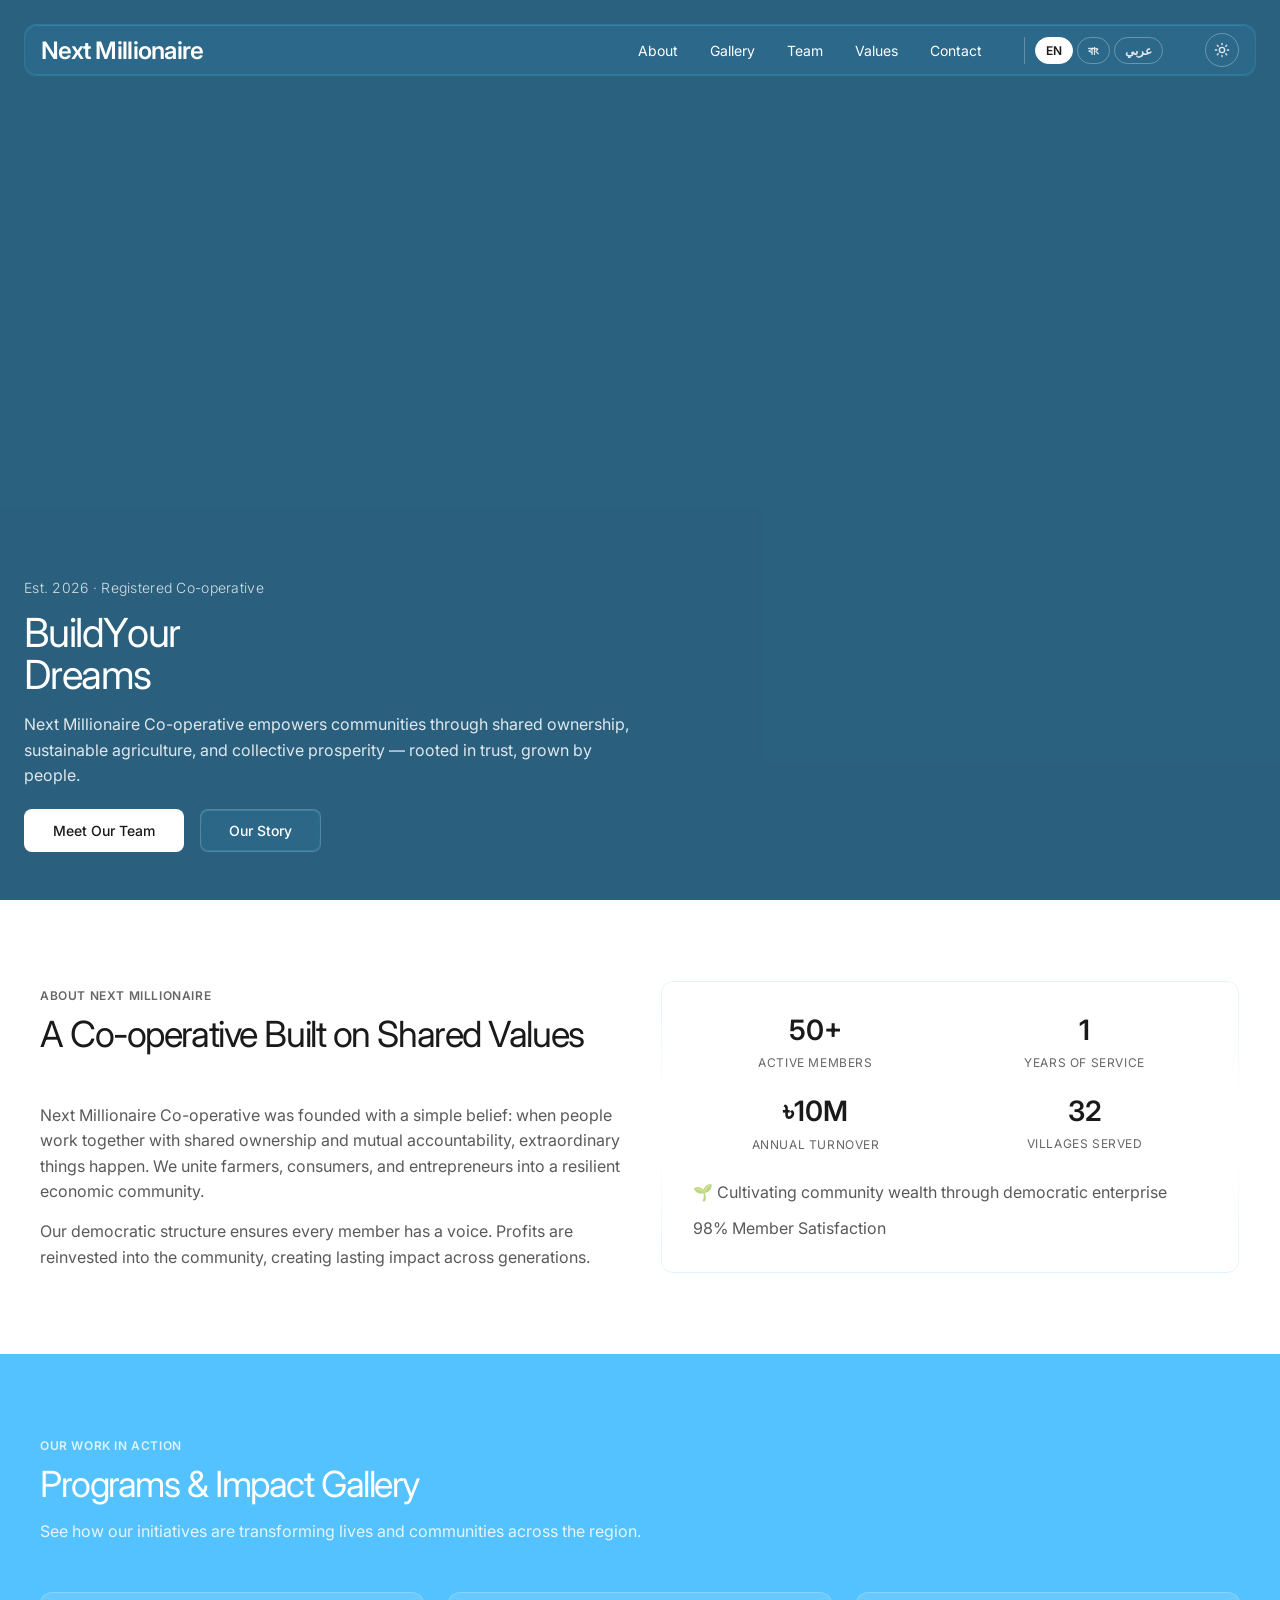
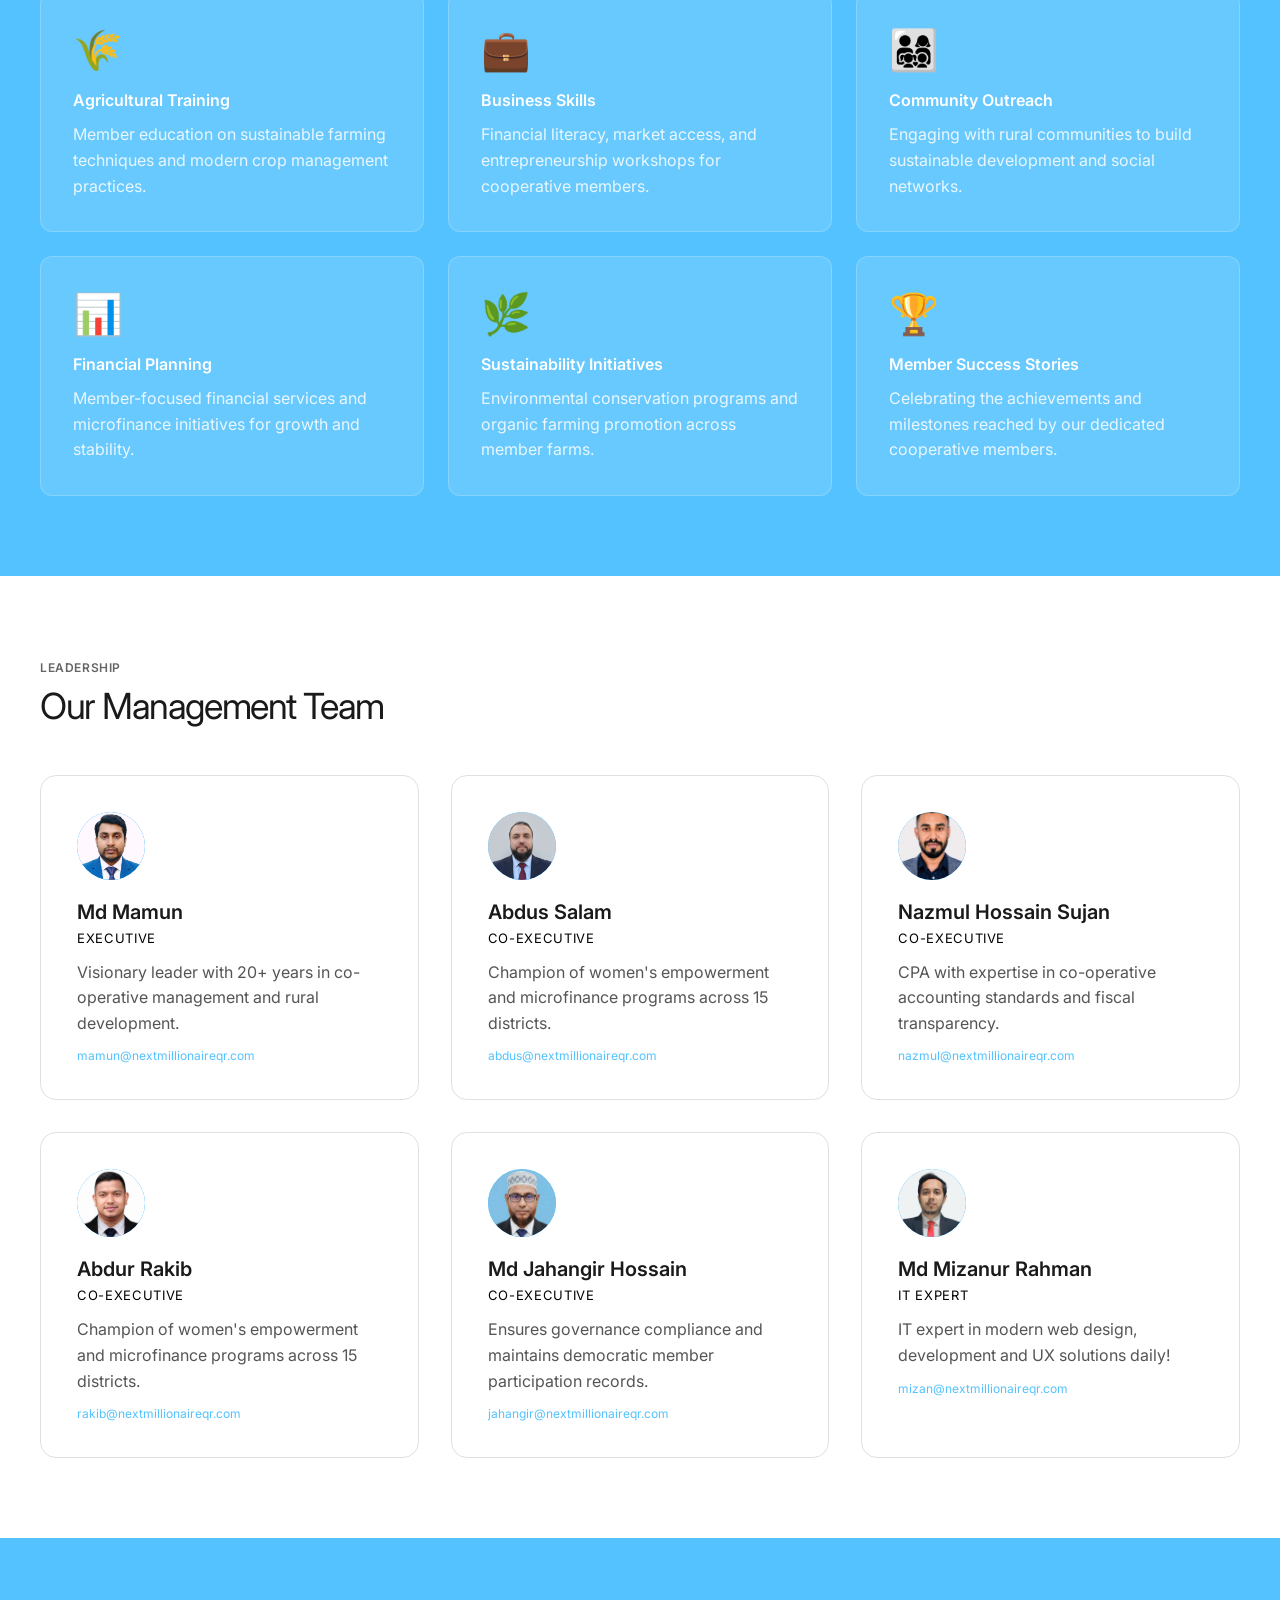
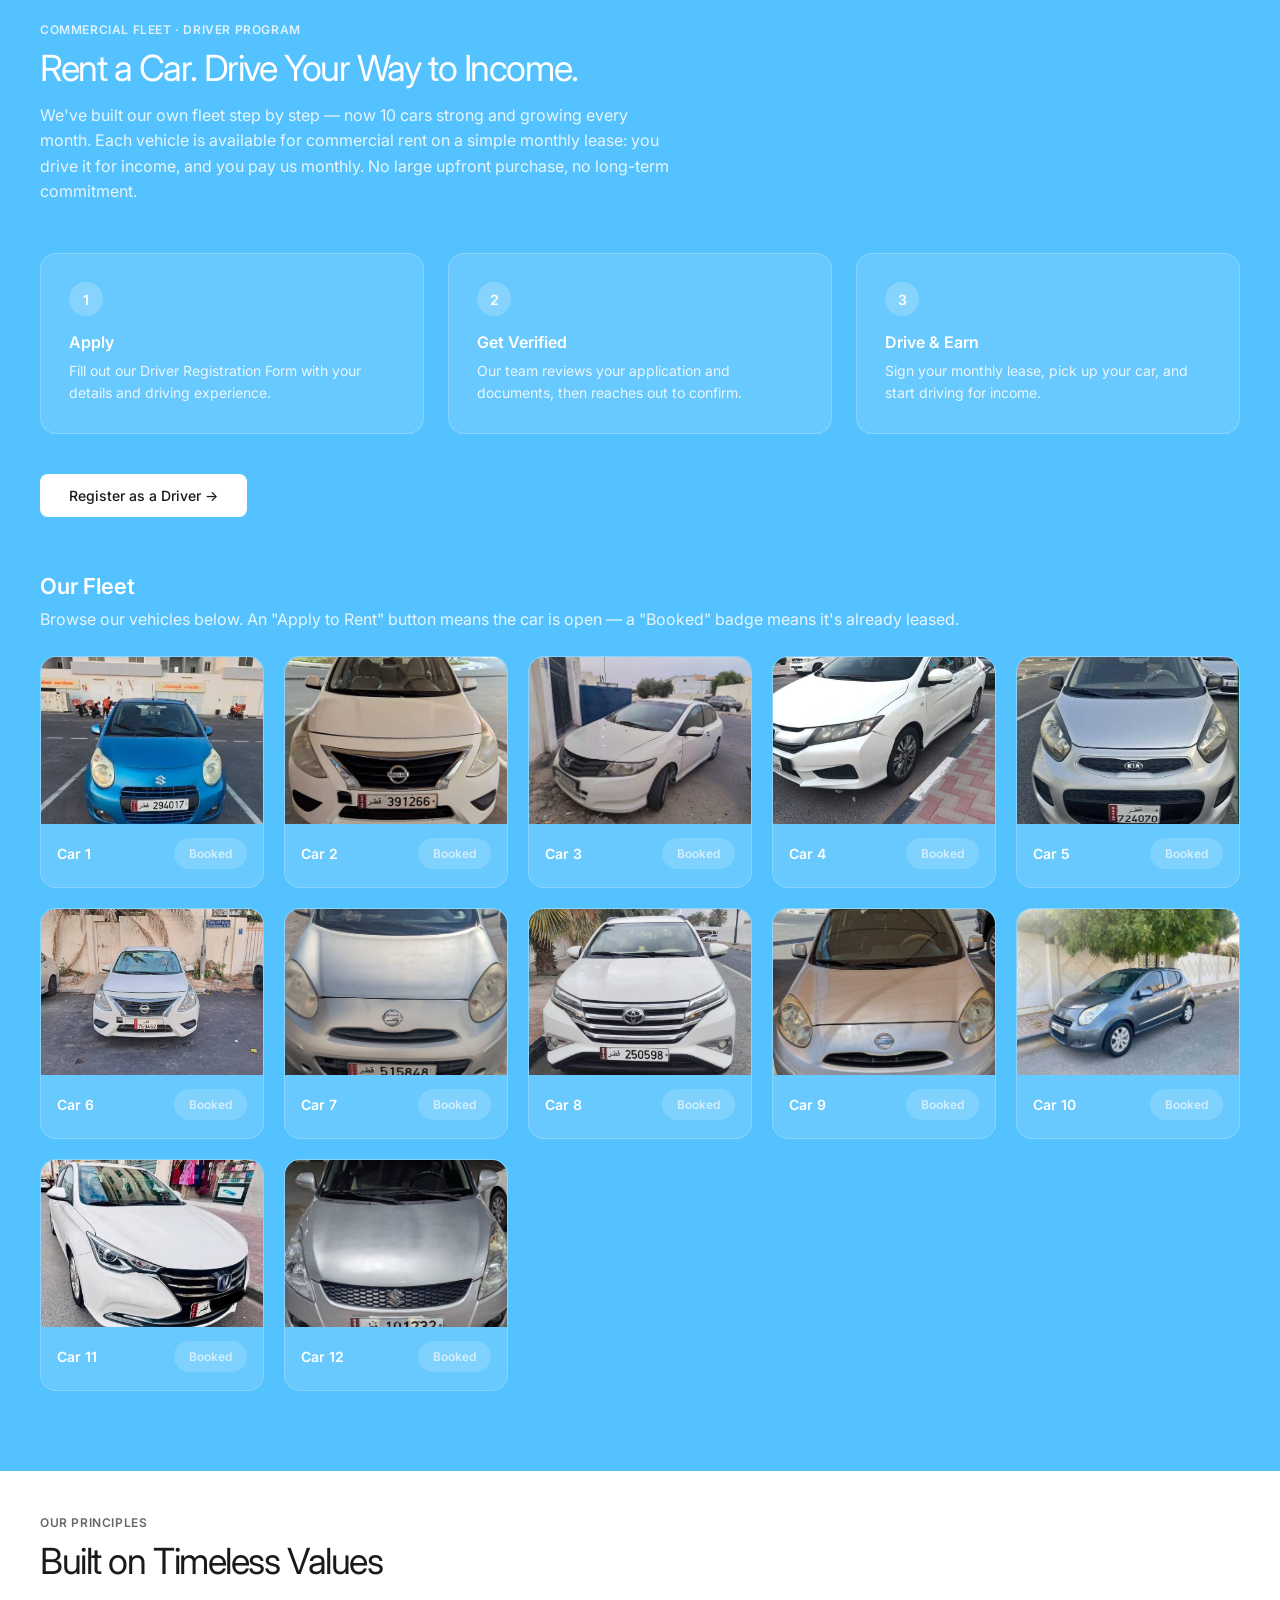
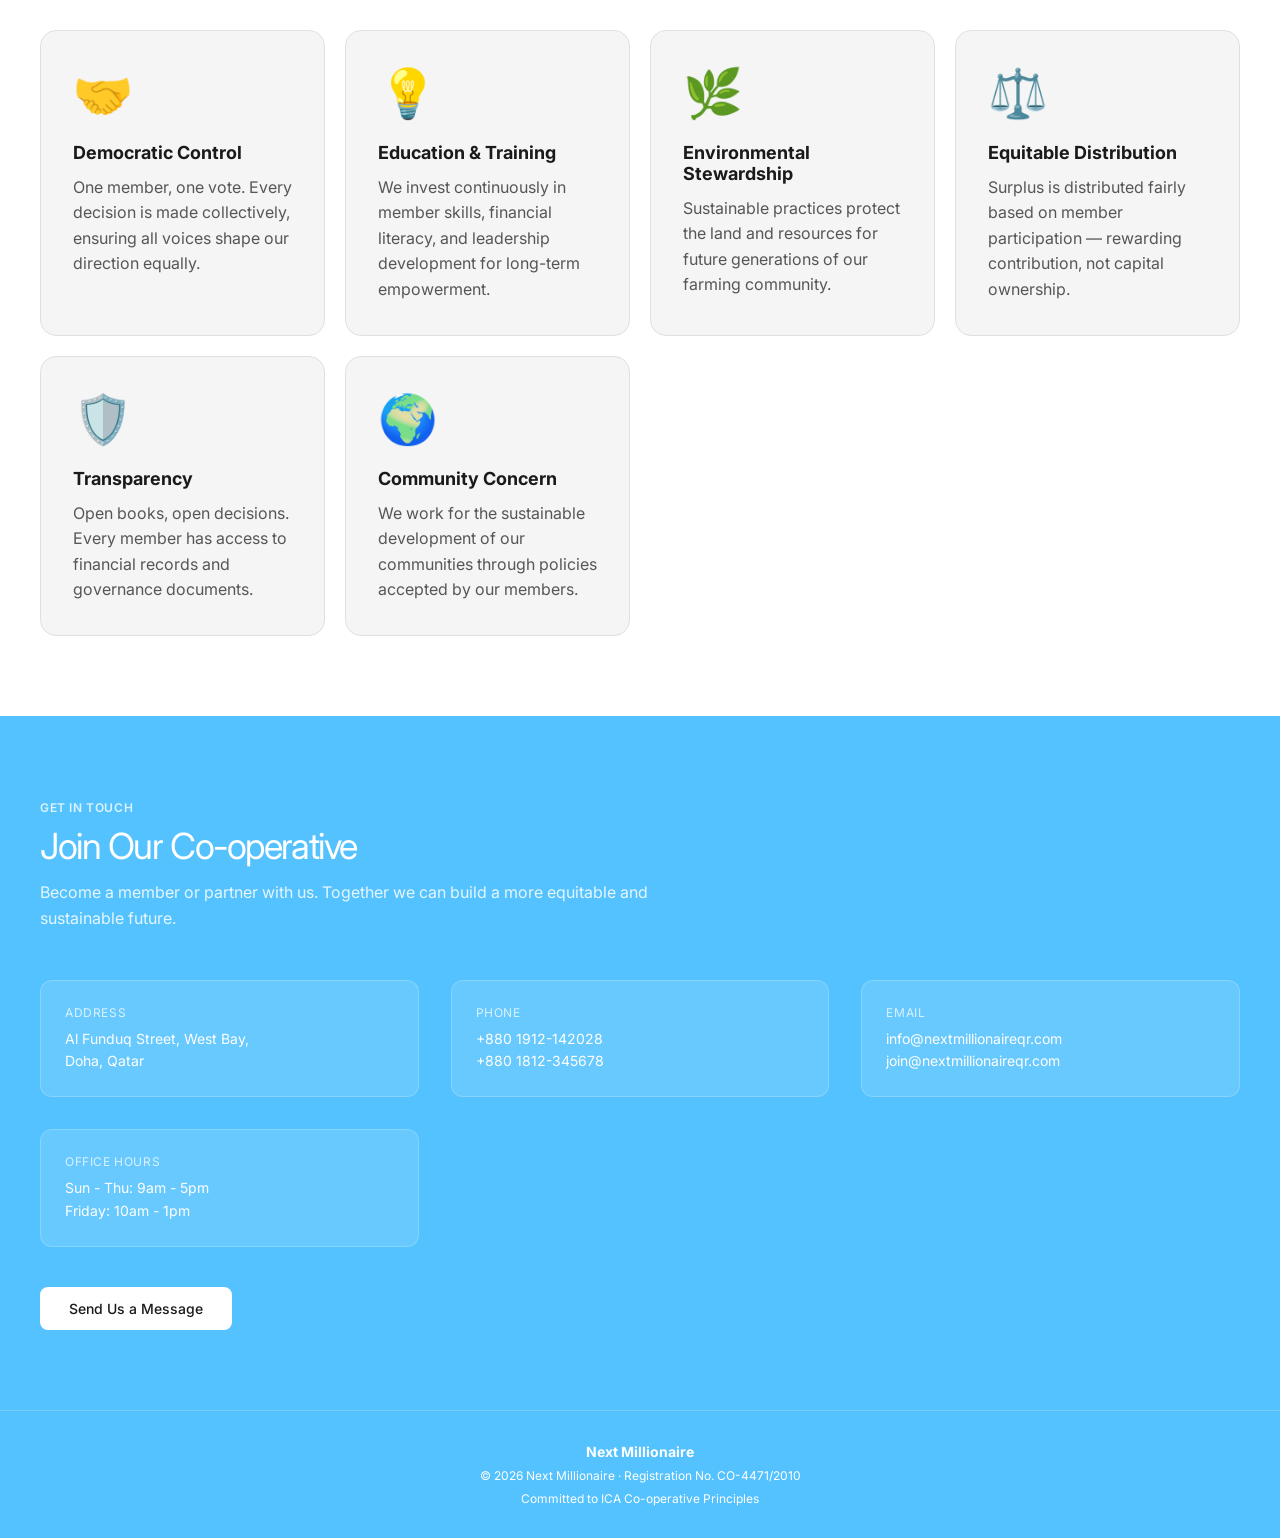
<file: index.html>
<!DOCTYPE html>
<html lang="en">
<head>
<script src="js/theme-init.js"></script>

  <meta charset="UTF-8" />
  <meta name="viewport" content="width=device-width, initial-scale=1.0" />
  <title>Next Millionaire | Build Your Dreams</title>

  <!-- Favicons -->
  <link rel="icon" type="image/x-icon" href="images/favicon.ico">
  <link rel="icon" type="image/png" sizes="16x16" href="images/favicon-16x16.png">
  <link rel="icon" type="image/png" sizes="32x32" href="images/favicon-32x32.png">
  <link rel="apple-touch-icon" sizes="180x180" href="images/apple-touch-icon.png">
  <link rel="icon" type="image/png" sizes="192x192" href="images/android-chrome-192x192.png">
  <link rel="icon" type="image/png" sizes="512x512" href="images/android-chrome-512x512.png">

  <link rel="preconnect" href="https://fonts.googleapis.com">
  <link rel="preconnect" href="https://fonts.gstatic.com" crossorigin>
  <link href="https://fonts.googleapis.com/css2?family=Inter:wght@300;400;500;600&family=Hind+Siliguri:wght@400;500;600;700&family=Markazi+Text:wght@400;500;600;700&display=swap" rel="stylesheet">

  
  <link rel="stylesheet" href="css/styles.css">
</head>
<body>
  <section class="hero">
    <!-- Background Video - REPLACE 'video.mp4' WITH YOUR VIDEO FILE -->
    <video class="bg-video" autoplay muted loop playsinline>
      <source src="https://d8j0ntlcm91z4.cloudfront.net/user_38xzZboKViGWJOttwIXH07lWA1P/hf_20260403_050628_c4e32401-fab4-4a27-b7a8-6e9291cd5959.mp4" type="video/mp4">
    </video>
    <!-- Overlay for better text readability -->
    <div style="position: absolute; inset: 0; background: rgba(0, 0, 0, 0.5); z-index: 1;"></div>
    <div class="hero-content">
      <div class="nav-wrap">
        <nav class="navbar liquid-glass">
          <a href="index.html" class="logo">Next Millionaire</a>
          <div class="nav-links">
            <a href="about.html" data-i18n="nav.about">About</a>
            <a href="gallery.html" data-i18n="nav.gallery">Gallery</a>
            <a href="team.html" data-i18n="nav.team">Team</a>
            <a href="values.html" data-i18n="nav.values">Values</a>
            <a href="contact.html" data-i18n="nav.contact">Contact</a>
            <div class="lang-switch"><button data-lang-btn="en" class="active">EN</button><button data-lang-btn="bn">বাং</button><button data-lang-btn="ar">عربي</button></div><button class="theme-toggle" type="button" aria-label="Toggle dark mode" title="Toggle dark mode"><svg class="icon-sun" viewBox="0 0 24 24" fill="none" stroke="currentColor" stroke-width="2" stroke-linecap="round" stroke-linejoin="round"><circle cx="12" cy="12" r="4"></circle><path d="M12 2v2M12 20v2M4.93 4.93l1.41 1.41M17.66 17.66l1.41 1.41M2 12h2M20 12h2M4.93 19.07l1.41-1.41M17.66 6.34l1.41-1.41"/></svg><svg class="icon-moon" viewBox="0 0 24 24" fill="none" stroke="currentColor" stroke-width="2" stroke-linecap="round" stroke-linejoin="round"><path d="M21 12.79A9 9 0 1 1 11.21 3 7 7 0 0 0 21 12.79z"/></svg></button>
          </div>
          <button class="hamburger" id="hamburgerBtn">
            <span></span>
            <span></span>
            <span></span>
          </button>
        </nav>
        <div class="mobile-menu" id="mobileMenu">
          <a href="about.html" data-i18n="nav.about">About</a>
            <a href="gallery.html" data-i18n="nav.gallery">Gallery</a>
            <a href="team.html" data-i18n="nav.team">Team</a>
            <a href="values.html" data-i18n="nav.values">Values</a>
            <a href="contact.html" data-i18n="nav.contact">Contact</a>
            <div class="lang-switch"><button data-lang-btn="en" class="active">EN</button><button data-lang-btn="bn">বাং</button><button data-lang-btn="ar">عربي</button></div><button class="theme-toggle" type="button" aria-label="Toggle dark mode" title="Toggle dark mode"><svg class="icon-sun" viewBox="0 0 24 24" fill="none" stroke="currentColor" stroke-width="2" stroke-linecap="round" stroke-linejoin="round"><circle cx="12" cy="12" r="4"></circle><path d="M12 2v2M12 20v2M4.93 4.93l1.41 1.41M17.66 17.66l1.41 1.41M2 12h2M20 12h2M4.93 19.07l1.41-1.41M17.66 6.34l1.41-1.41"/></svg><svg class="icon-moon" viewBox="0 0 24 24" fill="none" stroke="currentColor" stroke-width="2" stroke-linecap="round" stroke-linejoin="round"><path d="M21 12.79A9 9 0 1 1 11.21 3 7 7 0 0 0 21 12.79z"/></svg></button>
        </div>
      </div>
      <div class="hero-bottom">
        <div class="hero-grid">
          <div>
            <div class="eyebrow" data-i18n="hero.eyebrow">Est. 2026 · Registered Co-operative</div>
            <h1 id="heading"></h1>
            <p class="subheading" id="subheading" data-i18n="hero.subtitle">Next Millionaire Co-operative empowers communities through shared ownership, sustainable agriculture, and collective prosperity — rooted in trust, grown by people.</p>
            <div class="buttons" id="buttons">
              <a href="#management" class="btn-primary" data-i18n="hero.btn1">Meet Our Team</a>
              <a href="#about" class="btn-secondary liquid-glass" data-i18n="hero.btn2">Our Story</a>
            </div>
          </div>

        </div>
      </div>
    </div>
  </section>

  <section class="content-section" id="about">
    <div class="container about-grid">
      <div>
        <div class="section-head">
          <p class="section-label" data-i18n="about.label">About Next Millionaire</p>
          <h2 class="section-title" data-i18n="about.title">A Co-operative Built on Shared Values</h2>
        </div>
        <p class="muted" data-i18n="about.para1">Next Millionaire Co-operative was founded with a simple belief: when people work together with shared ownership and mutual accountability, extraordinary things happen. We unite farmers, consumers, and entrepreneurs into a resilient economic community.</p>
        <p class="muted" style="margin-top:14px;" data-i18n="about.para2">Our democratic structure ensures every member has a voice. Profits are reinvested into the community, creating lasting impact across generations.</p>
      </div>
      <div class="glass-card liquid-glass">
        <div class="stats-grid">
          <div class="stat"><div class="stat-num">50+</div><div class="stat-label" data-i18n="stat.members">Active Members</div></div>
          <div class="stat"><div class="stat-num">1</div><div class="stat-label" data-i18n="stat.years">Years of Service</div></div>
          <div class="stat"><div class="stat-num">৳10M</div><div class="stat-label" data-i18n="stat.turnover">Annual Turnover</div></div>
          <div class="stat"><div class="stat-num">32</div><div class="stat-label" data-i18n="stat.villages">Villages Served</div></div>
        </div>
        <p class="muted" style="margin-top:28px;" data-i18n="about.tagline1">🌱 Cultivating community wealth through democratic enterprise</p>
        <p class="muted" style="margin-top:10px;" data-i18n="about.tagline2">98% Member Satisfaction</p>
      </div>
    </div>
  </section>
  

  


  <section class="content-section" id="gallery">
    <div class="container">
      <div class="section-head">
        <p class="section-label" data-i18n="gallery.label">Our Work in Action</p>
        <h2 class="section-title" data-i18n="gallery.title">Programs & Impact Gallery</h2>
        <p class="muted" style="margin-top:14px;" data-i18n="gallery.subtitle">See how our initiatives are transforming lives and communities across the region.</p>
      </div>
      <div class="gallery-grid">
        <div class="gallery-card"><div class="icon">🌾</div><div class="gallery-title" data-i18n="g1.t">Agricultural Training</div><p class="muted" data-i18n="g1.d">Member education on sustainable farming techniques and modern crop management practices.</p></div>
        <div class="gallery-card"><div class="icon">💼</div><div class="gallery-title" data-i18n="g2.t">Business Skills</div><p class="muted" data-i18n="g2.d">Financial literacy, market access, and entrepreneurship workshops for cooperative members.</p></div>
        <div class="gallery-card"><div class="icon">👨‍👩‍👧‍👦</div><div class="gallery-title" data-i18n="g3.t">Community Outreach</div><p class="muted" data-i18n="g3.d">Engaging with rural communities to build sustainable development and social networks.</p></div>
        <div class="gallery-card"><div class="icon">📊</div><div class="gallery-title" data-i18n="g4.t">Financial Planning</div><p class="muted" data-i18n="g4.d">Member-focused financial services and microfinance initiatives for growth and stability.</p></div>
        <div class="gallery-card"><div class="icon">🌿</div><div class="gallery-title" data-i18n="g5.t">Sustainability Initiatives</div><p class="muted" data-i18n="g5.d">Environmental conservation programs and organic farming promotion across member farms.</p></div>
        <div class="gallery-card"><div class="icon">🏆</div><div class="gallery-title" data-i18n="g6.t">Member Success Stories</div><p class="muted" data-i18n="g6.d">Celebrating the achievements and milestones reached by our dedicated cooperative members.</p></div>
      </div>
    </div>
  </section>

  <section class="content-section" id="management">
    <div class="container">
      <div class="section-head">
        <p class="section-label" data-i18n="mgmt.label">Leadership</p>
        <h2 class="section-title" data-i18n="mgmt.title">Our Management Team</h2>
      </div>
      <div class="team-grid">
        <div class="member-card"><div class="avatar"><img src="images/Mamun.jpg" alt="Md Mamun">MM</div><div class="member-name">Md Mamun</div><div class="member-role" data-i18n="role.exec">executive</div><p class="muted" data-i18n="bio.leader">Visionary leader with 20+ years in co-operative management and rural development.</p><div class="member-contact">mamun@nextmillionaireqr.com</div></div>
        <div class="member-card"><div class="avatar"><img src="images/salam.jpeg" alt="Abdus Salam">AS</div><div class="member-name">Abdus Salam</div><div class="member-role" data-i18n="role.coexec">co-executive</div><p class="muted" data-i18n="bio.champion">Champion of women's empowerment and microfinance programs across 15 districts.</p><div class="member-contact">abdus@nextmillionaireqr.com</div></div>
        <div class="member-card"><div class="avatar"><img src="images/najm.jpg" alt="Nazmul Hossain Sujan">NH</div><div class="member-name">Nazmul Hossain Sujan</div><div class="member-role" data-i18n="role.coexec">co-executive</div><p class="muted" data-i18n="bio.cpa">CPA with expertise in co-operative accounting standards and fiscal transparency.</p><div class="member-contact">nazmul@nextmillionaireqr.com</div></div>
        <div class="member-card"><div class="avatar"><img src="images/rakib.jpg" alt="Abdur Rakib">AR</div><div class="member-name">Abdur Rakib</div><div class="member-role" data-i18n="role.coexec">co-executive</div><p class="muted" data-i18n="bio.champion">Champion of women's empowerment and microfinance programs across 15 districts.</p><div class="member-contact">rakib@nextmillionaireqr.com</div></div>
        <div class="member-card"><div class="avatar"><img src="images/jahangir.jpg" alt="Md Jahangir Hossain">JH</div><div class="member-name">Md Jahangir Hossain</div><div class="member-role" data-i18n="role.coexec">co-executive</div><p class="muted" data-i18n="bio.gov">Ensures governance compliance and maintains democratic member participation records.</p><div class="member-contact">jahangir@nextmillionaireqr.com</div></div>
        <div class="member-card"><div class="avatar"><img src="images/mizan.jpg" alt="Md Mizanur Rahman">MR</div><div class="member-name">Md Mizanur Rahman</div><div class="member-role" data-i18n="role.it">IT Expert</div><p class="muted" data-i18n="bio.it">IT expert in modern web design, development and UX solutions daily!</p><div class="member-contact">mizan@nextmillionaireqr.com</div></div>

      </div>
    </div>
  </section>

  <section class="content-section" id="driver-rental">
    <div class="container">
      <div class="section-head">
        <p class="section-label" data-i18n="dr.label">Commercial Fleet · Driver Program</p>
        <h2 class="section-title" data-i18n="dr.title">Rent a Car. Drive Your Way to Income.</h2>
        <p class="muted" style="margin-top:14px; max-width:640px;" data-i18n="dr.intro">We've built our own fleet step by step — now 10 cars strong and growing every month. Each vehicle is available for commercial rent on a simple monthly lease: you drive it for income, and you pay us monthly. No large upfront purchase, no long-term commitment.</p>
      </div>
      <div class="driver-steps">
        <div class="driver-step">
          <div class="driver-step-num">1</div>
          <div class="driver-step-title" data-i18n="dr.s1t">Apply</div>
          <p data-i18n="dr.s1d">Fill out our Driver Registration Form with your details and driving experience.</p>
        </div>
        <div class="driver-step">
          <div class="driver-step-num">2</div>
          <div class="driver-step-title" data-i18n="dr.s2t">Get Verified</div>
          <p data-i18n="dr.s2d">Our team reviews your application and documents, then reaches out to confirm.</p>
        </div>
        <div class="driver-step">
          <div class="driver-step-num">3</div>
          <div class="driver-step-title" data-i18n="dr.s3t">Drive &amp; Earn</div>
          <p data-i18n="dr.s3d">Sign your monthly lease, pick up your car, and start driving for income.</p>
        </div>
      </div>
      <div>
        <a href="https://forms.gle/8A5kRBSRUosY3T5PA" target="_blank" rel="noopener" class="btn-primary" data-i18n="dr.cta">Register as a Driver →</a>
      </div>

      <div class="fleet-head">
        <h3 class="fleet-title" data-i18n="dr.fleetTitle">Our Fleet</h3>
        <p class="muted" data-i18n="dr.fleetSubtitle">Browse our vehicles below. An "Apply to Rent" button means the car is open — a "Booked" badge means it's already leased.</p>
      </div>
      <div class="fleet-grid" id="fleetGrid"></div>
    </div>
  </section>

  <section class="content-section" id="values">
    <div class="container">
      <div class="section-head">
        <p class="section-label" data-i18n="values.label">Our Principles</p>
        <h2 class="section-title" data-i18n="values.title">Built on Timeless Values</h2>
      </div>
      <div class="values-grid">
        <div class="value-card"><div class="icon">🤝</div><div class="value-title" data-i18n="v1.t">Democratic Control</div><p class="muted" data-i18n="v1.d">One member, one vote. Every decision is made collectively, ensuring all voices shape our direction equally.</p></div>
        <div class="value-card"><div class="icon">💡</div><div class="value-title" data-i18n="v2.t">Education & Training</div><p class="muted" data-i18n="v2.d">We invest continuously in member skills, financial literacy, and leadership development for long-term empowerment.</p></div>
        <div class="value-card"><div class="icon">🌿</div><div class="value-title" data-i18n="v3.t">Environmental Stewardship</div><p class="muted" data-i18n="v3.d">Sustainable practices protect the land and resources for future generations of our farming community.</p></div>
        <div class="value-card"><div class="icon">⚖️</div><div class="value-title" data-i18n="v4.t">Equitable Distribution</div><p class="muted" data-i18n="v4.d">Surplus is distributed fairly based on member participation — rewarding contribution, not capital ownership.</p></div>
        <div class="value-card"><div class="icon">🛡️</div><div class="value-title" data-i18n="v5.t">Transparency</div><p class="muted" data-i18n="v5.d">Open books, open decisions. Every member has access to financial records and governance documents.</p></div>
        <div class="value-card"><div class="icon">🌍</div><div class="value-title" data-i18n="v6.t">Community Concern</div><p class="muted" data-i18n="v6.d">We work for the sustainable development of our communities through policies accepted by our members.</p></div>
      </div>
    </div>
  </section>

  <section class="content-section" id="contact">
    <div class="container">
      <div class="section-head">
        <p class="section-label" data-i18n="contact.label">Get In Touch</p>
        <h2 class="section-title" data-i18n="contact.title">Join Our Co-operative</h2>
        <p class="muted" style="margin-top:14px; max-width:620px;" data-i18n="contact.subtitle">Become a member or partner with us. Together we can build a more equitable and sustainable future.</p>
      </div>
      <div class="contact-grid">
        <div class="contact-item"><div class="contact-label" data-i18n="c.address">Address</div><div class="contact-value">Al Funduq Street, West Bay,<br>Doha, Qatar</div></div>
        <div class="contact-item"><div class="contact-label" data-i18n="c.phone">Phone</div><div class="contact-value">+880 1912-142028<br>+880 1812-345678</div></div>
        <div class="contact-item"><div class="contact-label" data-i18n="c.email">Email</div><div class="contact-value">info@nextmillionaireqr.com<br>join@nextmillionaireqr.com</div></div>
        <div class="contact-item"><div class="contact-label" data-i18n="c.hours">Office Hours</div><div class="contact-value" data-i18n="c.hoursVal">Sun - Thu: 9am - 5pm<br>Friday: 10am - 1pm</div></div>
      </div>
      <div style="margin-top:32px;"><a href="#" class="btn-primary" data-i18n="contact.btn">Send Us a Message</a></div>
    </div>
  </section>

  <footer>
    <div class="footer-inner">
      <strong>Next Millionaire</strong>
      <span>© 2026 Next Millionaire · Registration No. CO-4471/2010</span>
      <span data-i18n="footer.ica">Committed to ICA Co-operative Principles</span>
    </div>
  </footer>

  

  

  
  <script src="js/theme-toggle.js"></script>
  <script src="js/i18n.js"></script>
<script>
    window.translations = {
      en: {
        "nav.about": "About", "nav.gallery": "Gallery", "nav.team": "Team", "nav.values": "Values", "nav.contact": "Contact",
        "hero.eyebrow": "Est. 2026 · Registered Co-operative",
        "hero.subtitle": "Next Millionaire Co-operative empowers communities through shared ownership, sustainable agriculture, and collective prosperity — rooted in trust, grown by people.",
        "hero.btn1": "Meet Our Team",
        "hero.btn2": "Our Story",
        "about.label": "About Next Millionaire",
        "about.title": "A Co-operative Built on Shared Values",
        "about.para1": "Next Millionaire Co-operative was founded with a simple belief: when people work together with shared ownership and mutual accountability, extraordinary things happen. We unite farmers, consumers, and entrepreneurs into a resilient economic community.",
        "about.para2": "Our democratic structure ensures every member has a voice. Profits are reinvested into the community, creating lasting impact across generations.",
        "stat.members": "Active Members", "stat.years": "Years of Service", "stat.turnover": "Annual Turnover", "stat.villages": "Villages Served",
        "about.tagline1": "🌱 Cultivating community wealth through democratic enterprise",
        "about.tagline2": "98% Member Satisfaction",
        "gallery.label": "Our Work in Action",
        "gallery.title": "Programs &amp; Impact Gallery",
        "gallery.subtitle": "See how our initiatives are transforming lives and communities across the region.",
        "g1.t": "Agricultural Training", "g1.d": "Member education on sustainable farming techniques and modern crop management practices.",
        "g2.t": "Business Skills", "g2.d": "Financial literacy, market access, and entrepreneurship workshops for cooperative members.",
        "g3.t": "Community Outreach", "g3.d": "Engaging with rural communities to build sustainable development and social networks.",
        "g4.t": "Financial Planning", "g4.d": "Member-focused financial services and microfinance initiatives for growth and stability.",
        "g5.t": "Sustainability Initiatives", "g5.d": "Environmental conservation programs and organic farming promotion across member farms.",
        "g6.t": "Member Success Stories", "g6.d": "Celebrating the achievements and milestones reached by our dedicated cooperative members.",
        "mgmt.label": "Leadership",
        "mgmt.title": "Our Management Team",
        "role.exec": "executive", "role.coexec": "co-executive", "role.it": "IT Expert",
        "bio.leader": "Visionary leader with 20+ years in co-operative management and rural development.",
        "bio.champion": "Champion of women's empowerment and microfinance programs across 15 districts.",
        "bio.cpa": "CPA with expertise in co-operative accounting standards and fiscal transparency.",
        "bio.gov": "Ensures governance compliance and maintains democratic member participation records.",
        "bio.it": "IT expert in modern web design, development and UX solutions daily!",
        "dr.label": "Commercial Fleet · Driver Program",
        "dr.title": "Rent a Car. Drive Your Way to Income.",
        "dr.intro": "We've built our own fleet step by step — now 10 cars strong and growing every month. Each vehicle is available for commercial rent on a simple monthly lease: you drive it for income, and you pay us monthly. No large upfront purchase, no long-term commitment.",
        "dr.s1t": "Apply", "dr.s1d": "Fill out our Driver Registration Form with your details and driving experience.",
        "dr.s2t": "Get Verified", "dr.s2d": "Our team reviews your application and documents, then reaches out to confirm.",
        "dr.s3t": "Drive &amp; Earn", "dr.s3d": "Sign your monthly lease, pick up your car, and start driving for income.",
        "dr.cta": "Register as a Driver →",
        "dr.fleetTitle": "Our Fleet",
        "dr.fleetSubtitle": "Browse our vehicles below. An \"Apply to Rent\" button means the car is open — a \"Booked\" badge means it's already leased.",
        "values.label": "Our Principles",
        "values.title": "Built on Timeless Values",
        "v1.t": "Democratic Control", "v1.d": "One member, one vote. Every decision is made collectively, ensuring all voices shape our direction equally.",
        "v2.t": "Education &amp; Training", "v2.d": "We invest continuously in member skills, financial literacy, and leadership development for long-term empowerment.",
        "v3.t": "Environmental Stewardship", "v3.d": "Sustainable practices protect the land and resources for future generations of our farming community.",
        "v4.t": "Equitable Distribution", "v4.d": "Surplus is distributed fairly based on member participation — rewarding contribution, not capital ownership.",
        "v5.t": "Transparency", "v5.d": "Open books, open decisions. Every member has access to financial records and governance documents.",
        "v6.t": "Community Concern", "v6.d": "We work for the sustainable development of our communities through policies accepted by our members.",
        "contact.label": "Get In Touch",
        "contact.title": "Join Our Co-operative",
        "contact.subtitle": "Become a member or partner with us. Together we can build a more equitable and sustainable future.",
        "c.address": "Address", "c.phone": "Phone", "c.email": "Email", "c.hours": "Office Hours",
        "c.hoursVal": "Sun - Thu: 9am - 5pm<br>Friday: 10am - 1pm",
        "contact.btn": "Send Us a Message",
        "footer.ica": "Committed to ICA Co-operative Principles"
      },
      bn: {
        "nav.about": "আমাদের সম্পর্কে", "nav.gallery": "গ্যালারি", "nav.team": "টিম", "nav.values": "মূল্যবোধ", "nav.contact": "যোগাযোগ",
        "hero.eyebrow": "প্রতিষ্ঠিত ২০২৬ · নিবন্ধিত সমবায় সমিতি",
        "hero.subtitle": "নেক্সট মিলিয়নিয়ার কো-অপারেটিভ যৌথ মালিকানা, টেকসই কৃষি এবং সমষ্টিগত সমৃদ্ধির মাধ্যমে সম্প্রদায়কে ক্ষমতায়ন করে — বিশ্বাসে প্রোথিত, মানুষের হাতে গড়া।",
        "hero.btn1": "আমাদের টিমের সাথে পরিচিত হোন",
        "hero.btn2": "আমাদের গল্প",
        "about.label": "নেক্সট মিলিয়নিয়ার সম্পর্কে",
        "about.title": "যৌথ মূল্যবোধের উপর গড়া একটি সমবায় সমিতি",
        "about.para1": "নেক্সট মিলিয়নিয়ার কো-অপারেটিভ একটি সহজ বিশ্বাস নিয়ে প্রতিষ্ঠিত হয়েছে: মানুষ যখন যৌথ মালিকানা ও পারস্পরিক জবাবদিহিতার মাধ্যমে একসাথে কাজ করে, তখন অসাধারণ কিছু ঘটে। আমরা কৃষক, ভোক্তা এবং উদ্যোক্তাদের একত্রিত করে একটি টেকসই অর্থনৈতিক সম্প্রদায় গড়ে তুলি।",
        "about.para2": "আমাদের গণতান্ত্রিক কাঠামো নিশ্চিত করে যে প্রতিটি সদস্যের মতামতের গুরুত্ব রয়েছে। মুনাফা সম্প্রদায়ে পুনর্বিনিয়োগ করা হয়, যা প্রজন্ম থেকে প্রজন্মে স্থায়ী প্রভাব তৈরি করে।",
        "stat.members": "সক্রিয় সদস্য", "stat.years": "সেবার বছর", "stat.turnover": "বার্ষিক লেনদেন", "stat.villages": "সেবাপ্রাপ্ত গ্রাম",
        "about.tagline1": "🌱 গণতান্ত্রিক উদ্যোগের মাধ্যমে সমষ্টিগত সম্পদ গড়ে তোলা",
        "about.tagline2": "৯৮% সদস্য সন্তুষ্টি",
        "gallery.label": "আমাদের কর্মকাণ্ড",
        "gallery.title": "কর্মসূচি ও প্রভাবের গ্যালারি",
        "gallery.subtitle": "দেখুন কীভাবে আমাদের উদ্যোগ পুরো অঞ্চল জুড়ে মানুষের জীবন ও সম্প্রদায়কে বদলে দিচ্ছে।",
        "g1.t": "কৃষি প্রশিক্ষণ", "g1.d": "টেকসই কৃষি কৌশল ও আধুনিক ফসল ব্যবস্থাপনা বিষয়ে সদস্যদের প্রশিক্ষণ।",
        "g2.t": "ব্যবসায়িক দক্ষতা", "g2.d": "সমবায় সদস্যদের জন্য আর্থিক সাক্ষরতা, বাজার সংযোগ এবং উদ্যোক্তা কর্মশালা।",
        "g3.t": "সম্প্রদায়ের সাথে যোগাযোগ", "g3.d": "টেকসই উন্নয়ন ও সামাজিক নেটওয়ার্ক গড়তে গ্রামীণ সম্প্রদায়ের সাথে সম্পৃক্ততা।",
        "g4.t": "আর্থিক পরিকল্পনা", "g4.d": "প্রবৃদ্ধি ও স্থিতিশীলতার জন্য সদস্যকেন্দ্রিক আর্থিক সেবা ও ক্ষুদ্রঋণ উদ্যোগ।",
        "g5.t": "টেকসই উদ্যোগ", "g5.d": "সদস্যদের খামারজুড়ে পরিবেশ সংরক্ষণ কর্মসূচি ও জৈব কৃষির প্রসার।",
        "g6.t": "সদস্যদের সাফল্যের গল্প", "g6.d": "আমাদের নিবেদিতপ্রাণ সমবায় সদস্যদের অর্জন ও মাইলফলক উদযাপন।",
        "mgmt.label": "নেতৃত্ব",
        "mgmt.title": "আমাদের ব্যবস্থাপনা টিম",
        "role.exec": "নির্বাহী", "role.coexec": "সহ-নির্বাহী", "role.it": "আইটি বিশেষজ্ঞ",
        "bio.leader": "সমবায় ব্যবস্থাপনা ও গ্রামীণ উন্নয়নে ২০+ বছরের অভিজ্ঞতাসম্পন্ন দূরদর্শী নেতা।",
        "bio.champion": "১৫টি জেলাজুড়ে নারীর ক্ষমতায়ন ও ক্ষুদ্রঋণ কর্মসূচির একজন প্রবক্তা।",
        "bio.cpa": "সমবায় হিসাবরক্ষণ মান ও আর্থিক স্বচ্ছতায় দক্ষ একজন সিপিএ (চার্টার্ড অ্যাকাউন্ট্যান্ট)।",
        "bio.gov": "পরিচালনাগত সম্মতি নিশ্চিত করেন এবং গণতান্ত্রিক সদস্য অংশগ্রহণের রেকর্ড সংরক্ষণ করেন।",
        "bio.it": "আধুনিক ওয়েব ডিজাইন, ডেভেলপমেন্ট এবং ইউএক্স সমাধানে দক্ষ আইটি বিশেষজ্ঞ!",
        "dr.label": "বাণিজ্যিক বহর · চালক কর্মসূচি",
        "dr.title": "গাড়ি ভাড়া নিন। আয়ের পথে গাড়ি চালান।",
        "dr.intro": "আমরা ধাপে ধাপে নিজস্ব গাড়ির বহর গড়ে তুলেছি — এখন ১০টি গাড়ি নিয়ে, এবং প্রতি মাসে তা আরও বাড়ছে। প্রতিটি গাড়ি একটি সহজ মাসিক লিজে বাণিজ্যিক ভাড়ায় পাওয়া যায়: আপনি আয়ের জন্য গাড়ি চালাবেন এবং আমাদের মাসিক অর্থ পরিশোধ করবেন। কোনো বড় অগ্রিম অর্থ প্রয়োজন নেই, দীর্ঘমেয়াদী প্রতিশ্রুতিরও দরকার নেই।",
        "dr.s1t": "আবেদন করুন", "dr.s1d": "আপনার তথ্য ও ড্রাইভিং অভিজ্ঞতাসহ আমাদের চালক নিবন্ধন ফর্ম পূরণ করুন।",
        "dr.s2t": "যাচাই সম্পন্ন করুন", "dr.s2d": "আমাদের টিম আপনার আবেদন ও কাগজপত্র যাচাই করে নিশ্চিত করতে যোগাযোগ করবে।",
        "dr.s3t": "গাড়ি চালান ও আয় করুন", "dr.s3d": "মাসিক লিজে স্বাক্ষর করুন, গাড়ি সংগ্রহ করুন এবং আয়ের জন্য গাড়ি চালানো শুরু করুন।",
        "dr.cta": "চালক হিসেবে নিবন্ধন করুন →",
        "dr.fleetTitle": "আমাদের গাড়ির বহর",
        "dr.fleetSubtitle": "নিচে আমাদের গাড়িগুলো দেখুন। \"Apply to Rent\" বাটন মানে গাড়িটি খালি আছে — \"Booked\" ব্যাজ মানে এটি ইতিমধ্যে লিজ দেওয়া হয়েছে।",
        "values.label": "আমাদের নীতিমালা",
        "values.title": "চিরন্তন মূল্যবোধের উপর প্রতিষ্ঠিত",
        "v1.t": "গণতান্ত্রিক নিয়ন্ত্রণ", "v1.d": "একজন সদস্য, একটি ভোট। প্রতিটি সিদ্ধান্ত যৌথভাবে নেওয়া হয়, যাতে সকলের মতামত সমানভাবে আমাদের দিকনির্দেশনা গঠন করে।",
        "v2.t": "শিক্ষা ও প্রশিক্ষণ", "v2.d": "দীর্ঘমেয়াদী ক্ষমতায়নের জন্য আমরা সদস্যদের দক্ষতা, আর্থিক সাক্ষরতা এবং নেতৃত্ব উন্নয়নে ক্রমাগত বিনিয়োগ করি।",
        "v3.t": "পরিবেশগত তত্ত্বাবধান", "v3.d": "টেকসই চর্চা আমাদের কৃষি সম্প্রদায়ের ভবিষ্যৎ প্রজন্মের জন্য জমি ও সম্পদ রক্ষা করে।",
        "v4.t": "ন্যায্য বণ্টন", "v4.d": "সদস্যদের অংশগ্রহণের ভিত্তিতে উদ্বৃত্ত ন্যায্যভাবে বণ্টন করা হয় — যা মূলধনের মালিকানা নয়, অবদানকে পুরস্কৃত করে।",
        "v5.t": "স্বচ্ছতা", "v5.d": "উন্মুক্ত হিসাব, উন্মুক্ত সিদ্ধান্ত। প্রতিটি সদস্যের আর্থিক নথি ও পরিচালনা সংক্রান্ত নথিতে প্রবেশাধিকার রয়েছে।",
        "v6.t": "সম্প্রদায়ের প্রতি দায়বদ্ধতা", "v6.d": "আমরা সদস্যদের গৃহীত নীতিমালার মাধ্যমে আমাদের সম্প্রদায়ের টেকসই উন্নয়নে কাজ করি।",
        "contact.label": "যোগাযোগ করুন",
        "contact.title": "আমাদের সমবায়ে যোগ দিন",
        "contact.subtitle": "সদস্য হন অথবা আমাদের সাথে অংশীদার হন। একসাথে আমরা আরও ন্যায্য ও টেকসই ভবিষ্যৎ গড়তে পারি।",
        "c.address": "ঠিকানা", "c.phone": "ফোন", "c.email": "ইমেইল", "c.hours": "অফিসের সময়",
        "c.hoursVal": "রবি - বৃহস্পতি: সকাল ৯টা - বিকাল ৫টা<br>শুক্রবার: সকাল ১০টা - দুপুর ১টা",
        "contact.btn": "আমাদের বার্তা পাঠান",
        "footer.ica": "আইসিএ সমবায় নীতিমালার প্রতি প্রতিশ্রুতিবদ্ধ"
      },
      ar: {
        "nav.about": "من نحن", "nav.gallery": "معرض الصور", "nav.team": "الفريق", "nav.values": "قيمنا", "nav.contact": "تواصل معنا",
        "hero.eyebrow": "تأسست 2026 · جمعية تعاونية مسجلة",
        "hero.subtitle": "تعمل جمعية نكست ميليونير التعاونية على تمكين المجتمعات من خلال الملكية المشتركة والزراعة المستدامة والازدهار الجماعي — متجذرة في الثقة، وينميها الناس.",
        "hero.btn1": "تعرف على فريقنا",
        "hero.btn2": "قصتنا",
        "about.label": "عن نكست ميليونير",
        "about.title": "جمعية تعاونية مبنية على قيم مشتركة",
        "about.para1": "تأسست جمعية نكست ميليونير التعاونية على إيمان بسيط: عندما يعمل الناس معًا بملكية مشتركة ومساءلة متبادلة، تحدث أمور استثنائية. نجمع المزارعين والمستهلكين ورواد الأعمال في مجتمع اقتصادي قوي ومترابط.",
        "about.para2": "يضمن هيكلنا الديمقراطي أن يكون لكل عضو صوت مسموع. يُعاد استثمار الأرباح في المجتمع، مما يخلق أثرًا دائمًا عبر الأجيال.",
        "stat.members": "الأعضاء النشطون", "stat.years": "سنوات الخدمة", "stat.turnover": "الإيرادات السنوية", "stat.villages": "القرى التي نخدمها",
        "about.tagline1": "🌱 نزرع ثروة المجتمع من خلال المشاريع الديمقراطية",
        "about.tagline2": "98% رضا الأعضاء",
        "gallery.label": "أعمالنا في الميدان",
        "gallery.title": "معرض البرامج والأثر",
        "gallery.subtitle": "شاهد كيف تُحدث مبادراتنا تحولًا في حياة الناس والمجتمعات في جميع أنحاء المنطقة.",
        "g1.t": "التدريب الزراعي", "g1.d": "تدريب الأعضاء على تقنيات الزراعة المستدامة وأساليب إدارة المحاصيل الحديثة.",
        "g2.t": "المهارات التجارية", "g2.d": "ورش عمل حول المعرفة المالية والوصول إلى الأسواق وريادة الأعمال لأعضاء الجمعية.",
        "g3.t": "التواصل المجتمعي", "g3.d": "التفاعل مع المجتمعات الريفية لبناء تنمية مستدامة وشبكات اجتماعية.",
        "g4.t": "التخطيط المالي", "g4.d": "خدمات مالية تركز على الأعضاء ومبادرات التمويل الأصغر لتحقيق النمو والاستقرار.",
        "g5.t": "مبادرات الاستدامة", "g5.d": "برامج للحفاظ على البيئة وتعزيز الزراعة العضوية في مزارع الأعضاء.",
        "g6.t": "قصص نجاح الأعضاء", "g6.d": "الاحتفاء بإنجازات وأعضاء جمعيتنا المتفانين ومحطاتهم المهمة.",
        "mgmt.label": "القيادة",
        "mgmt.title": "فريق الإدارة لدينا",
        "role.exec": "المدير التنفيذي", "role.coexec": "نائب تنفيذي", "role.it": "خبير تقنية المعلومات",
        "bio.leader": "قائد صاحب رؤية يمتلك خبرة تزيد عن 20 عامًا في الإدارة التعاونية والتنمية الريفية.",
        "bio.champion": "رائد في برامج تمكين المرأة والتمويل الأصغر عبر 15 منطقة.",
        "bio.cpa": "محاسب قانوني معتمد يتمتع بخبرة في معايير المحاسبة التعاونية والشفافية المالية.",
        "bio.gov": "يضمن الالتزام بالحوكمة ويحتفظ بسجلات مشاركة الأعضاء الديمقراطية.",
        "bio.it": "خبير تقنية معلومات متخصص في تصميم وتطوير المواقع وحلول تجربة المستخدم يوميًا!",
        "dr.label": "الأسطول التجاري · برنامج السائقين",
        "dr.title": "استأجر سيارة. اقُد طريقك نحو الدخل.",
        "dr.intro": "قمنا ببناء أسطولنا الخاص خطوة بخطوة — ويضم الآن 10 سيارات، ويستمر في النمو كل شهر. كل سيارة متاحة للإيجار التجاري بعقد إيجار شهري بسيط: تقود السيارة لتحقيق دخل، وتدفع لنا شهريًا. بدون دفعة أولى كبيرة، وبدون التزام طويل الأمد.",
        "dr.s1t": "قدّم طلبك", "dr.s1d": "املأ استمارة تسجيل السائق ببياناتك وخبرتك في القيادة.",
        "dr.s2t": "التحقق من طلبك", "dr.s2d": "يراجع فريقنا طلبك ومستنداتك، ثم يتواصل معك للتأكيد.",
        "dr.s3t": "قُد واكسب", "dr.s3d": "وقّع عقد الإيجار الشهري، واستلم سيارتك، وابدأ القيادة لتحقيق الدخل.",
        "dr.cta": "سجّل كسائق ←",
        "dr.fleetTitle": "أسطولنا",
        "dr.fleetSubtitle": "تصفح سياراتنا أدناه. زر \"التقديم للإيجار\" يعني أن السيارة متاحة — وشارة \"محجوزة\" تعني أنها مؤجرة بالفعل.",
        "values.label": "مبادئنا",
        "values.title": "مبني على قيم خالدة",
        "v1.t": "الرقابة الديمقراطية", "v1.d": "عضو واحد، صوت واحد. يُتخذ كل قرار بشكل جماعي، بما يضمن أن تُشكّل جميع الآراء اتجاهنا بالتساوي.",
        "v2.t": "التعليم والتدريب", "v2.d": "نستثمر باستمرار في مهارات الأعضاء والمعرفة المالية وتطوير القيادات من أجل التمكين طويل الأمد.",
        "v3.t": "الإشراف البيئي", "v3.d": "تحمي الممارسات المستدامة الأرض والموارد للأجيال القادمة من مجتمعنا الزراعي.",
        "v4.t": "التوزيع العادل", "v4.d": "يُوزَّع الفائض بعدالة بناءً على مشاركة الأعضاء — لمكافأة المساهمة، لا ملكية رأس المال.",
        "v5.t": "الشفافية", "v5.d": "سجلات مفتوحة، وقرارات مفتوحة. يمكن لكل عضو الاطلاع على السجلات المالية ووثائق الحوكمة.",
        "v6.t": "الاهتمام بالمجتمع", "v6.d": "نعمل من أجل التنمية المستدامة لمجتمعاتنا من خلال سياسات يوافق عليها أعضاؤنا.",
        "contact.label": "تواصل معنا",
        "contact.title": "انضم إلى جمعيتنا التعاونية",
        "contact.subtitle": "كن عضوًا أو شريكًا معنا. معًا يمكننا بناء مستقبل أكثر عدلاً واستدامة.",
        "c.address": "العنوان", "c.phone": "الهاتف", "c.email": "البريد الإلكتروني", "c.hours": "ساعات العمل",
        "c.hoursVal": "الأحد - الخميس: 9 صباحًا - 5 مساءً<br>الجمعة: 10 صباحًا - 1 ظهرًا",
        "contact.btn": "أرسل لنا رسالة",
        "footer.ica": "ملتزمون بمبادئ التحالف التعاوني الدولي (ICA)"
      }
    };
  </script>
  <script src="js/main.js"></script>
  <script src="js/fleet.js"></script>
  <script src="js/theme-toggle.js"></script>
  <script src="js/i18n.js"></script>
</body>
</html>
</file>
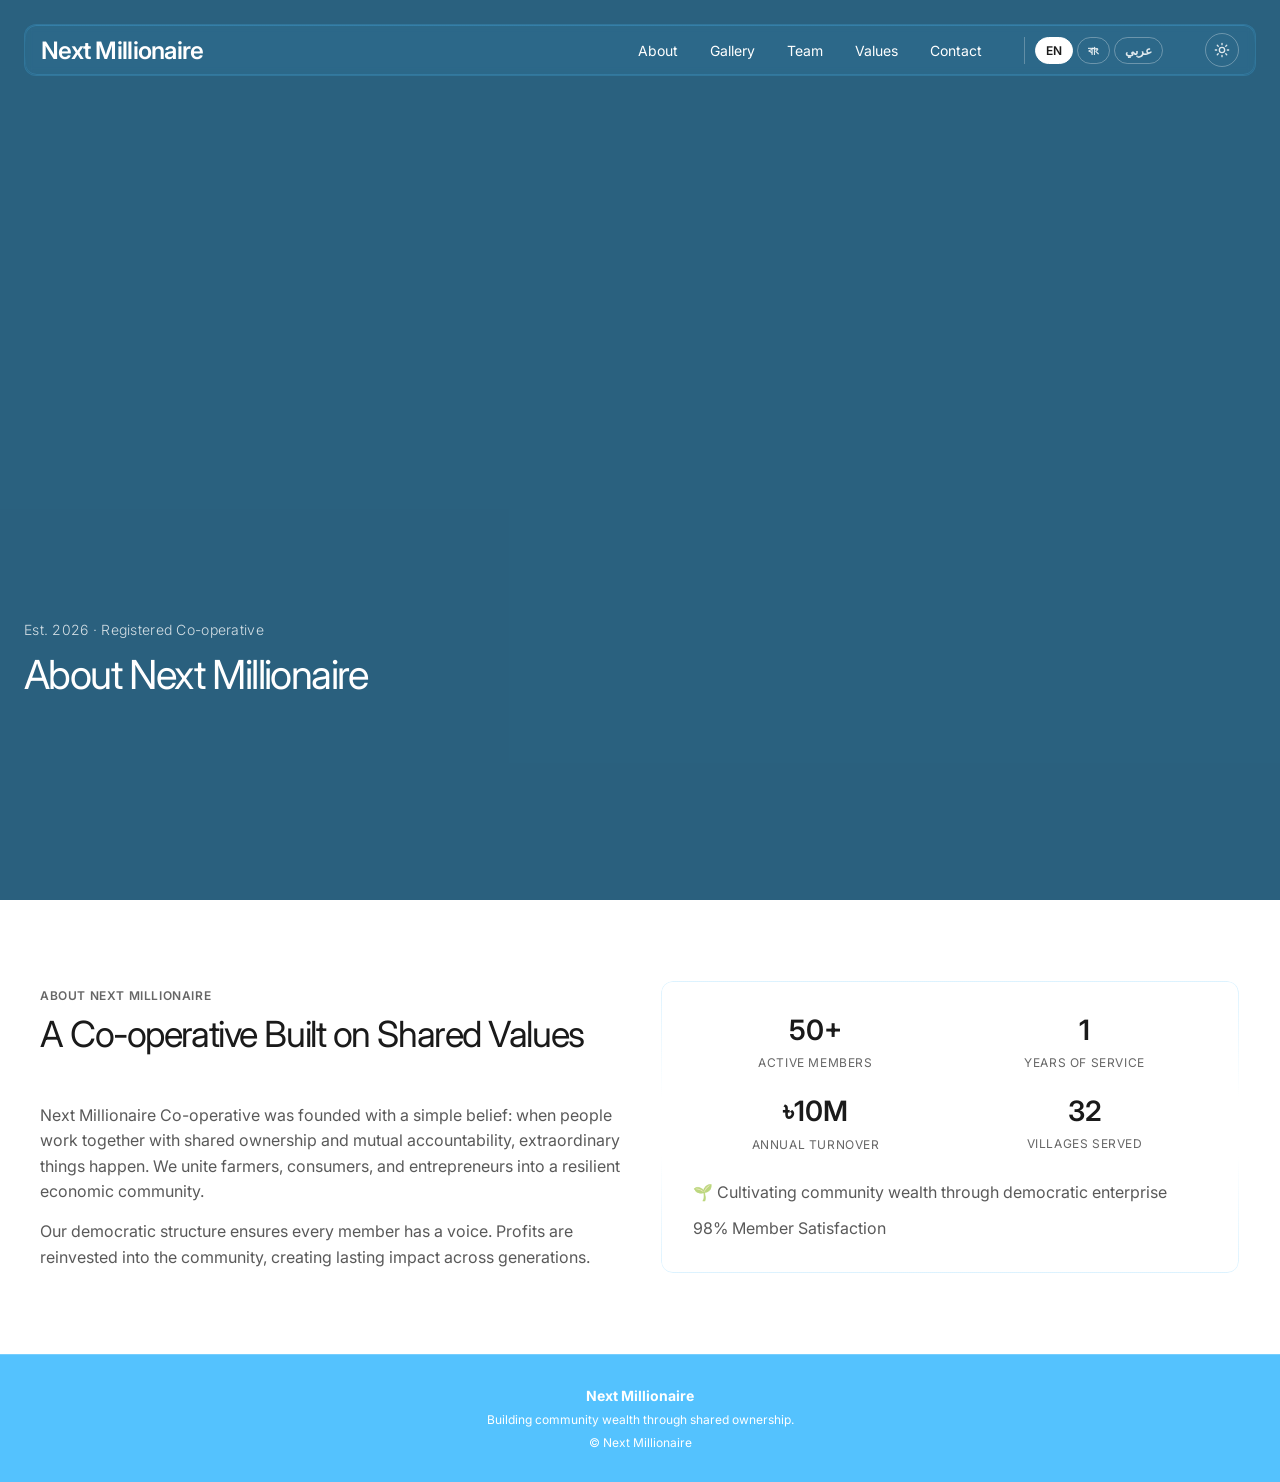
<file: about.html>
<!-- about.html -->
<!DOCTYPE html>
<html lang="en">
<head>
<script src="js/theme-init.js"></script><meta charset="UTF-8" />
  <meta name="viewport" content="width=device-width, initial-scale=1.0" />
  <title>Next Millionaire | About</title>

  <!-- Favicons (same as original) -->
  <link rel="icon" type="image/x-icon" href="images/favicon.ico">
  <link rel="icon" type="image/png" sizes="16x16" href="images/favicon-16x16.png">
  <link rel="icon" type="image/png" sizes="32x32" href="images/favicon-32x32.png">
  <link rel="apple-touch-icon" sizes="180x180" href="images/apple-touch-icon.png">
  <link rel="icon" type="image/png" sizes="192x192" href="images/android-chrome-192x192.png">
  <link rel="icon" type="image/png" sizes="512x512" href="images/android-chrome-512x512.png">

  <link rel="preconnect" href="https://fonts.googleapis.com">
  <link rel="preconnect" href="https://fonts.gstatic.com" crossorigin>
  <link href="https://fonts.googleapis.com/css2?family=Inter:wght@300;400;500;600&family=Hind+Siliguri:wght@400;500;600;700&family=Markazi+Text:wght@400;500;600;700&display=swap" rel="stylesheet">

  
  <link rel="stylesheet" href="css/styles.css">
</head>
<body>
  <!-- Hero (keeps same visual) -->
  <section class="hero">
    <video class="bg-video" autoplay muted loop playsinline>
      <source src="https://d8j0ntlcm91z4.cloudfront.net/user_38xzZboKViGWJOttwIXH07lWA1P/hf_20260403_050628_c4e32401-fab4-4a27-b7a8-6e9291cd5959.mp4" type="video/mp4">
    </video>
    <div style="position: absolute; inset: 0; background: rgba(0, 0, 0, 0.5); z-index: 1;"></div>
    <div class="hero-content">
      <div class="nav-wrap">
        <nav class="navbar liquid-glass">
          <a href="index.html" class="logo">Next Millionaire</a>
          <div class="nav-links">
            <a href="about.html" data-i18n="nav.about">About</a>
            <a href="gallery.html" data-i18n="nav.gallery">Gallery</a>
            <a href="team.html" data-i18n="nav.team">Team</a>
            <a href="values.html" data-i18n="nav.values">Values</a>
            <a href="contact.html" data-i18n="nav.contact">Contact</a>
            <div class="lang-switch"><button data-lang-btn="en" class="active">EN</button><button data-lang-btn="bn">বাং</button><button data-lang-btn="ar">عربي</button></div><button class="theme-toggle" type="button" aria-label="Toggle dark mode" title="Toggle dark mode"><svg class="icon-sun" viewBox="0 0 24 24" fill="none" stroke="currentColor" stroke-width="2" stroke-linecap="round" stroke-linejoin="round"><circle cx="12" cy="12" r="4"></circle><path d="M12 2v2M12 20v2M4.93 4.93l1.41 1.41M17.66 17.66l1.41 1.41M2 12h2M20 12h2M4.93 19.07l1.41-1.41M17.66 6.34l1.41-1.41"/></svg><svg class="icon-moon" viewBox="0 0 24 24" fill="none" stroke="currentColor" stroke-width="2" stroke-linecap="round" stroke-linejoin="round"><path d="M21 12.79A9 9 0 1 1 11.21 3 7 7 0 0 0 21 12.79z"/></svg></button>
          </div>
          <button class="hamburger" id="hamburgerBtn">
            <span></span><span></span><span></span>
          </button>
        </nav>
        <div class="mobile-menu" id="mobileMenu">
          <a href="about.html" data-i18n="nav.about">About</a>
          <a href="gallery.html" data-i18n="nav.gallery">Gallery</a>
          <a href="team.html" data-i18n="nav.team">Team</a>
          <a href="values.html" data-i18n="nav.values">Values</a>
          <a href="contact.html" data-i18n="nav.contact">Contact</a>
          <div class="lang-switch"><button data-lang-btn="en" class="active">EN</button><button data-lang-btn="bn">বাং</button><button data-lang-btn="ar">عربي</button></div><button class="theme-toggle" type="button" aria-label="Toggle dark mode" title="Toggle dark mode"><svg class="icon-sun" viewBox="0 0 24 24" fill="none" stroke="currentColor" stroke-width="2" stroke-linecap="round" stroke-linejoin="round"><circle cx="12" cy="12" r="4"></circle><path d="M12 2v2M12 20v2M4.93 4.93l1.41 1.41M17.66 17.66l1.41 1.41M2 12h2M20 12h2M4.93 19.07l1.41-1.41M17.66 6.34l1.41-1.41"/></svg><svg class="icon-moon" viewBox="0 0 24 24" fill="none" stroke="currentColor" stroke-width="2" stroke-linecap="round" stroke-linejoin="round"><path d="M21 12.79A9 9 0 1 1 11.21 3 7 7 0 0 0 21 12.79z"/></svg></button>
        </div>
      </div>
      <div class="hero-bottom">
        <div class="hero-grid">
          <div>
            <div class="eyebrow" data-i18n="hero.eyebrow">Est. 2026 · Registered Co-operative</div>
            <h1 data-i18n="hero.title">About Next Millionaire</h1>
            <p class="subheading" data-i18n="hero.subtitle">Next Millionaire Co-operative was founded with a simple belief: when people work together with shared ownership and mutual accountability, extraordinary things happen.</p>
            <div class="buttons" id="buttons">
              <a href="team.html" class="btn-primary" data-i18n="hero.btn1">Meet Our Team</a>
              <a href="about.html" class="btn-secondary liquid-glass" data-i18n="hero.btn2">Our Story</a>
            </div>
          </div>
        </div>
      </div>
    </div>
  </section>

  <!-- About content (complete, same design and structure) -->
  <section class="content-section" id="about">
    <div class="container about-grid">
      <div>
        <div class="section-head">
          <p class="section-label" data-i18n="about.label">About Next Millionaire</p>
          <h2 class="section-title" data-i18n="about.title">A Co-operative Built on Shared Values</h2>
        </div>
        <p class="muted" data-i18n="about.para1">Next Millionaire Co-operative was founded with a simple belief: when people work together with shared ownership and mutual accountability, extraordinary things happen. We unite farmers, consumers, and entrepreneurs into a resilient economic community.</p>
        <p class="muted" style="margin-top:14px;" data-i18n="about.para2">Our democratic structure ensures every member has a voice. Profits are reinvested into the community, creating lasting impact across generations.</p>
      </div>
      <div class="glass-card liquid-glass">
        <div class="stats-grid">
          <div class="stat"><div class="stat-num">50+</div><div class="stat-label" data-i18n="stat.members">Active Members</div></div>
          <div class="stat"><div class="stat-num">1</div><div class="stat-label" data-i18n="stat.years">Years of Service</div></div>
          <div class="stat"><div class="stat-num">৳10M</div><div class="stat-label" data-i18n="stat.turnover">Annual Turnover</div></div>
          <div class="stat"><div class="stat-num">32</div><div class="stat-label" data-i18n="stat.villages">Villages Served</div></div>
        </div>
        <p class="muted" style="margin-top:28px;" data-i18n="about.tagline1">🌱 Cultivating community wealth through democratic enterprise</p>
        <p class="muted" style="margin-top:10px;" data-i18n="about.tagline2">98% Member Satisfaction</p>
      </div>
    </div>
  </section>

  <!-- Footer (same) -->
  <footer>
    <div class="footer-inner">
      <strong>Next Millionaire</strong>
      <div data-i18n="footer.tagline">Building community wealth through shared ownership.</div>
      <div>© <span id="year"></span> Next Millionaire </div>
    </div>
  </footer><script>
    window.translations = {
      en: {
        "nav.about": "About", "nav.gallery": "Gallery", "nav.team": "Team", "nav.values": "Values", "nav.contact": "Contact",
        "hero.eyebrow": "Est. 2026 · Registered Co-operative",
        "hero.title": "About Next Millionaire",
        "hero.subtitle": "Next Millionaire Co-operative was founded with a simple belief: when people work together with shared ownership and mutual accountability, extraordinary things happen.",
        "hero.btn1": "Meet Our Team",
        "hero.btn2": "Our Story",
        "about.label": "About Next Millionaire",
        "about.title": "A Co-operative Built on Shared Values",
        "about.para1": "Next Millionaire Co-operative was founded with a simple belief: when people work together with shared ownership and mutual accountability, extraordinary things happen. We unite farmers, consumers, and entrepreneurs into a resilient economic community.",
        "about.para2": "Our democratic structure ensures every member has a voice. Profits are reinvested into the community, creating lasting impact across generations.",
        "stat.members": "Active Members",
        "stat.years": "Years of Service",
        "stat.turnover": "Annual Turnover",
        "stat.villages": "Villages Served",
        "about.tagline1": "🌱 Cultivating community wealth through democratic enterprise",
        "about.tagline2": "98% Member Satisfaction",
        "footer.tagline": "Building community wealth through shared ownership."
      },
      bn: {
        "nav.about": "আমাদের সম্পর্কে", "nav.gallery": "গ্যালারি", "nav.team": "টিম", "nav.values": "মূল্যবোধ", "nav.contact": "যোগাযোগ",
        "hero.eyebrow": "প্রতিষ্ঠিত ২০২৬ · নিবন্ধিত সমবায় সমিতি",
        "hero.title": "নেক্সট মিলিয়নিয়ার সম্পর্কে",
        "hero.subtitle": "নেক্সট মিলিয়নিয়ার কো-অপারেটিভ একটি সহজ বিশ্বাস নিয়ে প্রতিষ্ঠিত হয়েছে: মানুষ যখন যৌথ মালিকানা ও পারস্পরিক জবাবদিহিতার মাধ্যমে একসাথে কাজ করে, তখন অসাধারণ কিছু ঘটে।",
        "hero.btn1": "আমাদের টিমের সাথে পরিচিত হোন",
        "hero.btn2": "আমাদের গল্প",
        "about.label": "নেক্সট মিলিয়নিয়ার সম্পর্কে",
        "about.title": "যৌথ মূল্যবোধের উপর গড়া একটি সমবায় সমিতি",
        "about.para1": "নেক্সট মিলিয়নিয়ার কো-অপারেটিভ একটি সহজ বিশ্বাস নিয়ে প্রতিষ্ঠিত হয়েছে: মানুষ যখন যৌথ মালিকানা ও পারস্পরিক জবাবদিহিতার মাধ্যমে একসাথে কাজ করে, তখন অসাধারণ কিছু ঘটে। আমরা কৃষক, ভোক্তা এবং উদ্যোক্তাদের একত্রিত করে একটি টেকসই অর্থনৈতিক সম্প্রদায় গড়ে তুলি।",
        "about.para2": "আমাদের গণতান্ত্রিক কাঠামো নিশ্চিত করে যে প্রতিটি সদস্যের মতামতের গুরুত্ব রয়েছে। মুনাফা সম্প্রদায়ে পুনর্বিনিয়োগ করা হয়, যা প্রজন্ম থেকে প্রজন্মে স্থায়ী প্রভাব তৈরি করে।",
        "stat.members": "সক্রিয় সদস্য",
        "stat.years": "সেবার বছর",
        "stat.turnover": "বার্ষিক লেনদেন",
        "stat.villages": "সেবাপ্রাপ্ত গ্রাম",
        "about.tagline1": "🌱 গণতান্ত্রিক উদ্যোগের মাধ্যমে সমষ্টিগত সম্পদ গড়ে তোলা",
        "about.tagline2": "৯৮% সদস্য সন্তুষ্টি",
        "footer.tagline": "যৌথ মালিকানার মাধ্যমে সমষ্টিগত সম্পদ গড়ে তোলা।"
      },
      ar: {
        "nav.about": "من نحن", "nav.gallery": "معرض الصور", "nav.team": "الفريق", "nav.values": "قيمنا", "nav.contact": "تواصل معنا",
        "hero.eyebrow": "تأسست 2026 · جمعية تعاونية مسجلة",
        "hero.title": "عن نكست ميليونير",
        "hero.subtitle": "تأسست جمعية نكست ميليونير التعاونية على إيمان بسيط: عندما يعمل الناس معًا بملكية مشتركة ومساءلة متبادلة، تحدث أمور استثنائية.",
        "hero.btn1": "تعرف على فريقنا",
        "hero.btn2": "قصتنا",
        "about.label": "عن نكست ميليونير",
        "about.title": "جمعية تعاونية مبنية على قيم مشتركة",
        "about.para1": "تأسست جمعية نكست ميليونير التعاونية على إيمان بسيط: عندما يعمل الناس معًا بملكية مشتركة ومساءلة متبادلة، تحدث أمور استثنائية. نجمع المزارعين والمستهلكين ورواد الأعمال في مجتمع اقتصادي قوي ومترابط.",
        "about.para2": "يضمن هيكلنا الديمقراطي أن يكون لكل عضو صوت مسموع. يُعاد استثمار الأرباح في المجتمع، مما يخلق أثرًا دائمًا عبر الأجيال.",
        "stat.members": "الأعضاء النشطون",
        "stat.years": "سنوات الخدمة",
        "stat.turnover": "الإيرادات السنوية",
        "stat.villages": "القرى التي نخدمها",
        "about.tagline1": "🌱 نزرع ثروة المجتمع من خلال المشاريع الديمقراطية",
        "about.tagline2": "98% رضا الأعضاء",
        "footer.tagline": "نبني ثروة المجتمع من خلال الملكية المشتركة."
      }
    };
  </script>
    <script src="js/main.js"></script>
  <script src="js/theme-toggle.js"></script>
  <script src="js/i18n.js"></script>
</body>
</html>
</file>
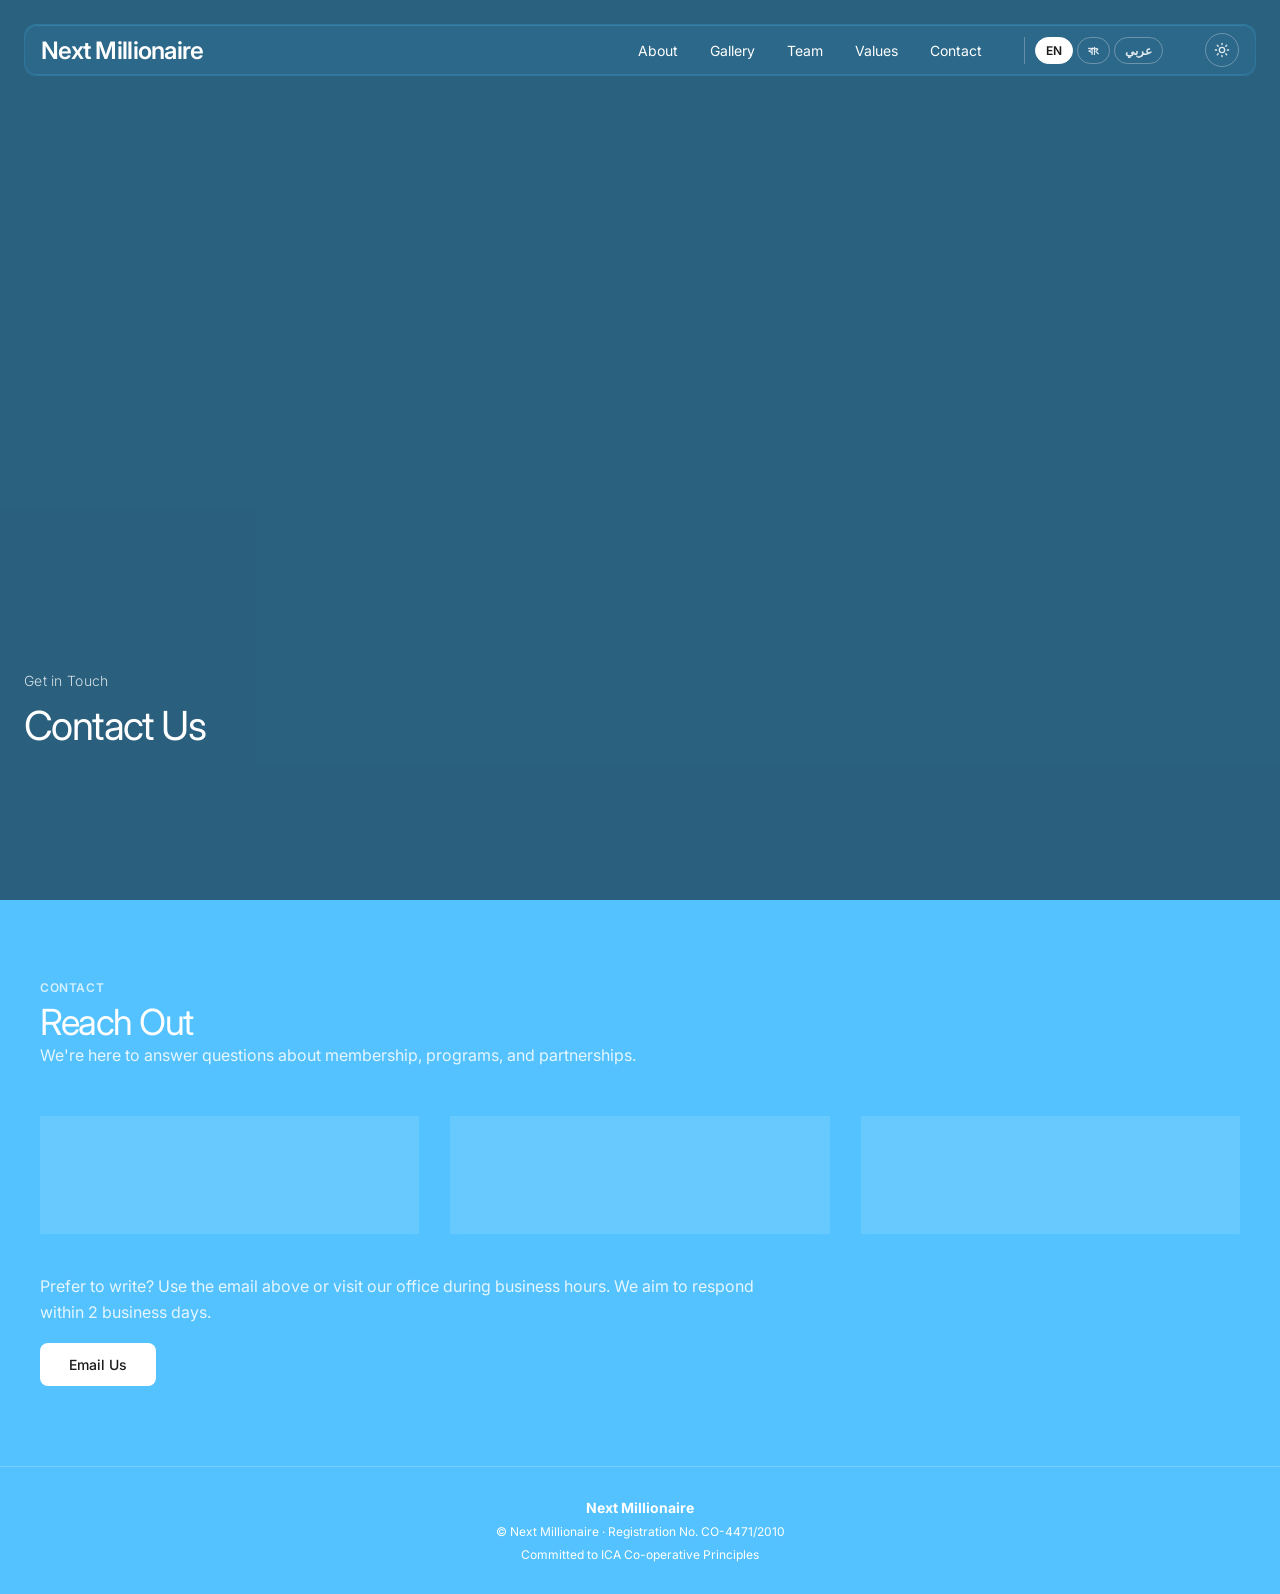
<file: contact.html>
<!-- contact.html -->
<!DOCTYPE html>
<html lang="en">
<head>
<script src="js/theme-init.js"></script><meta charset="utf-8" />
  <meta name="viewport" content="width=device-width, initial-scale=1" />
  <title>Next Millionaire | Contact</title>

  <!-- Favicons and fonts (same as original) -->
  <link rel="icon" type="image/x-icon" href="images/favicon.ico">
  <link rel="icon" type="image/png" sizes="16x16" href="images/favicon-16x16.png">
  <link rel="icon" type="image/png" sizes="32x32" href="images/favicon-32x32.png">
  <link rel="apple-touch-icon" sizes="180x180" href="images/apple-touch-icon.png">
  <link rel="icon" type="image/png" sizes="192x192" href="images/android-chrome-192x192.png">
  <link rel="icon" type="image/png" sizes="512x512" href="images/android-chrome-512x512.png">

  <link rel="preconnect" href="https://fonts.googleapis.com">
  <link rel="preconnect" href="https://fonts.gstatic.com" crossorigin>
  <link href="https://fonts.googleapis.com/css2?family=Inter:wght@300;400;500;600&family=Hind+Siliguri:wght@400;500;600;700&family=Markazi+Text:wght@400;500;600;700&display=swap" rel="stylesheet">

  
  <link rel="stylesheet" href="css/styles.css">
</head>
<body>
  <section class="hero">
    <video class="bg-video" autoplay muted loop playsinline>
      <source src="https://d8j0ntlcm91z4.cloudfront.net/user_38xzZboKViGWJOttwIXH07lWA1P/hf_20260403_050628_c4e32401-fab4-4a27-b7a8-6e9291cd5959.mp4" type="video/mp4">
    </video>
    <div style="position: absolute; inset: 0; background: rgba(0, 0, 0, 0.5); z-index: 1;"></div>
    <div class="hero-content">
      <div class="nav-wrap">
        <nav class="navbar liquid-glass">
          <a href="index.html" class="logo">Next Millionaire</a>
          <div class="nav-links">
            <a href="about.html" data-i18n="nav.about">About</a>
            <a href="gallery.html" data-i18n="nav.gallery">Gallery</a>
            <a href="team.html" data-i18n="nav.team">Team</a>
            <a href="values.html" data-i18n="nav.values">Values</a>
            <a href="contact.html" data-i18n="nav.contact">Contact</a>
            <div class="lang-switch"><button data-lang-btn="en" class="active">EN</button><button data-lang-btn="bn">বাং</button><button data-lang-btn="ar">عربي</button></div><button class="theme-toggle" type="button" aria-label="Toggle dark mode" title="Toggle dark mode"><svg class="icon-sun" viewBox="0 0 24 24" fill="none" stroke="currentColor" stroke-width="2" stroke-linecap="round" stroke-linejoin="round"><circle cx="12" cy="12" r="4"></circle><path d="M12 2v2M12 20v2M4.93 4.93l1.41 1.41M17.66 17.66l1.41 1.41M2 12h2M20 12h2M4.93 19.07l1.41-1.41M17.66 6.34l1.41-1.41"/></svg><svg class="icon-moon" viewBox="0 0 24 24" fill="none" stroke="currentColor" stroke-width="2" stroke-linecap="round" stroke-linejoin="round"><path d="M21 12.79A9 9 0 1 1 11.21 3 7 7 0 0 0 21 12.79z"/></svg></button>
          </div>
          <button class="hamburger" id="hamburgerBtn">
            <span></span><span></span><span></span>
          </button>
        </nav>
        <div class="mobile-menu" id="mobileMenu">
          <a href="about.html" data-i18n="nav.about">About</a>
          <a href="gallery.html" data-i18n="nav.gallery">Gallery</a>
          <a href="team.html" data-i18n="nav.team">Team</a>
          <a href="values.html" data-i18n="nav.values">Values</a>
          <a href="contact.html" data-i18n="nav.contact">Contact</a>
          <div class="lang-switch"><button data-lang-btn="en" class="active">EN</button><button data-lang-btn="bn">বাং</button><button data-lang-btn="ar">عربي</button></div><button class="theme-toggle" type="button" aria-label="Toggle dark mode" title="Toggle dark mode"><svg class="icon-sun" viewBox="0 0 24 24" fill="none" stroke="currentColor" stroke-width="2" stroke-linecap="round" stroke-linejoin="round"><circle cx="12" cy="12" r="4"></circle><path d="M12 2v2M12 20v2M4.93 4.93l1.41 1.41M17.66 17.66l1.41 1.41M2 12h2M20 12h2M4.93 19.07l1.41-1.41M17.66 6.34l1.41-1.41"/></svg><svg class="icon-moon" viewBox="0 0 24 24" fill="none" stroke="currentColor" stroke-width="2" stroke-linecap="round" stroke-linejoin="round"><path d="M21 12.79A9 9 0 1 1 11.21 3 7 7 0 0 0 21 12.79z"/></svg></button>
        </div>
      </div>
      <div class="hero-bottom">
        <div class="hero-grid">
          <div>
            <div class="eyebrow" data-i18n="hero.eyebrow">Get in Touch</div>
            <h1 data-i18n="hero.title">Contact Us</h1>
            <p class="subheading" data-i18n="hero.subtitle">Questions, partnerships, or membership inquiries — we’d love to hear from you.</p>
            <div class="buttons" id="buttons">
              <a href="about.html" class="btn-primary" data-i18n="hero.btn1">Our Story</a>
              <a href="team.html" class="btn-secondary liquid-glass" data-i18n="hero.btn2">Meet the Team</a>
            </div>
          </div>
        </div>
      </div>
    </div>
  </section>

  <section class="content-section" id="contact">
    <div class="container">
      <div class="section-head">
        <p class="section-label contact-label" data-i18n="contact.label">Contact</p>
        <h2 class="section-title" data-i18n="contact.title">Reach Out</h2>
        <p class="muted" data-i18n="contact.subtitle">We're here to answer questions about membership, programs, and partnerships.</p>
      </div>

      <div class="contact-grid">
        <div class="contact-item liquid-glass">
          <span class="contact-label" data-i18n="c.office">Office</span>
          <div class="contact-value">Next Millionaire, Al Funduq Street, <br> West Bay, Doha, Qatar</div>
        </div>
        <div class="contact-item liquid-glass">
          <span class="contact-label" data-i18n="c.email">Email</span>
          <div class="contact-value">info@nextmillionaireqr.com <br> join@nextmillionaireqr.com</div>
        </div>
        <div class="contact-item liquid-glass">
          <span class="contact-label" data-i18n="c.phone">Phone</span>
          <div class="contact-value">+880 1912-142028 <br> +880 1812-345678</div>
        </div>
      </div>

      <div style="max-width:720px; margin-top: 32px;">
        <p class="muted" data-i18n="contact.para">Prefer to write? Use the email above or visit our office during business hours. We aim to respond within 2 business days.</p>
        <div style="margin-top:18px;">
          <a class="btn-primary" href="mailto:info@nextmillionaireqr.com" data-i18n="contact.emailBtn">Email Us</a>
        </div> 
      </div>
    </div>
  </section>

  <footer>
    <div class="footer-inner">
      <strong>Next Millionaire</strong>
      <span>© <span id="year"></span> Next Millionaire · Registration No. CO-4471/2010</span>
      <span data-i18n="footer.ica">Committed to ICA Co-operative Principles</span>
    </div>
  </footer><script>
    window.translations = {
      en: {
        "nav.about": "About", "nav.gallery": "Gallery", "nav.team": "Team", "nav.values": "Values", "nav.contact": "Contact",
        "hero.eyebrow": "Get in Touch",
        "hero.title": "Contact Us",
        "hero.subtitle": "Questions, partnerships, or membership inquiries — we’d love to hear from you.",
        "hero.btn1": "Our Story",
        "hero.btn2": "Meet the Team",
        "contact.label": "Contact",
        "contact.title": "Reach Out",
        "contact.subtitle": "We're here to answer questions about membership, programs, and partnerships.",
        "c.office": "Office", "c.email": "Email", "c.phone": "Phone",
        "contact.para": "Prefer to write? Use the email above or visit our office during business hours. We aim to respond within 2 business days.",
        "contact.emailBtn": "Email Us",
        "footer.ica": "Committed to ICA Co-operative Principles"
      },
      bn: {
        "nav.about": "আমাদের সম্পর্কে", "nav.gallery": "গ্যালারি", "nav.team": "টিম", "nav.values": "মূল্যবোধ", "nav.contact": "যোগাযোগ",
        "hero.eyebrow": "যোগাযোগ করুন",
        "hero.title": "আমাদের সাথে যোগাযোগ করুন",
        "hero.subtitle": "প্রশ্ন, অংশীদারিত্ব অথবা সদস্যপদ সংক্রান্ত জিজ্ঞাসা — আমরা আপনার কথা শুনতে চাই।",
        "hero.btn1": "আমাদের গল্প",
        "hero.btn2": "টিমের সাথে পরিচিত হোন",
        "contact.label": "যোগাযোগ",
        "contact.title": "আমাদের কাছে পৌঁছান",
        "contact.subtitle": "সদস্যপদ, কর্মসূচি এবং অংশীদারিত্ব সংক্রান্ত প্রশ্নের উত্তর দিতে আমরা প্রস্তুত।",
        "c.office": "অফিস", "c.email": "ইমেইল", "c.phone": "ফোন",
        "contact.para": "লিখে যোগাযোগ করতে চান? উপরের ইমেইল ব্যবহার করুন অথবা কর্মঘণ্টার মধ্যে আমাদের অফিসে আসুন। আমরা ২ কার্যদিবসের মধ্যে উত্তর দেওয়ার চেষ্টা করি।",
        "contact.emailBtn": "ইমেইল করুন",
        "footer.ica": "আইসিএ সমবায় নীতিমালার প্রতি প্রতিশ্রুতিবদ্ধ"
      },
      ar: {
        "nav.about": "من نحن", "nav.gallery": "معرض الصور", "nav.team": "الفريق", "nav.values": "قيمنا", "nav.contact": "تواصل معنا",
        "hero.eyebrow": "تواصل معنا",
        "hero.title": "اتصل بنا",
        "hero.subtitle": "أسئلة أو شراكات أو استفسارات حول العضوية — يسعدنا التواصل معك.",
        "hero.btn1": "قصتنا",
        "hero.btn2": "تعرف على الفريق",
        "contact.label": "تواصل",
        "contact.title": "راسلنا",
        "contact.subtitle": "نحن هنا للإجابة عن أسئلتكم حول العضوية والبرامج والشراكات.",
        "c.office": "المكتب", "c.email": "البريد الإلكتروني", "c.phone": "الهاتف",
        "contact.para": "تفضل الكتابة؟ استخدم البريد الإلكتروني أعلاه أو قم بزيارة مكتبنا خلال ساعات العمل. نسعى للرد خلال يومي عمل.",
        "contact.emailBtn": "راسلنا عبر البريد",
        "footer.ica": "ملتزمون بمبادئ التحالف التعاوني الدولي (ICA)"
      }
    };
  </script>
    <script src="js/main.js"></script>
  <script src="js/theme-toggle.js"></script>
  <script src="js/i18n.js"></script>
</body>
</html>
</file>
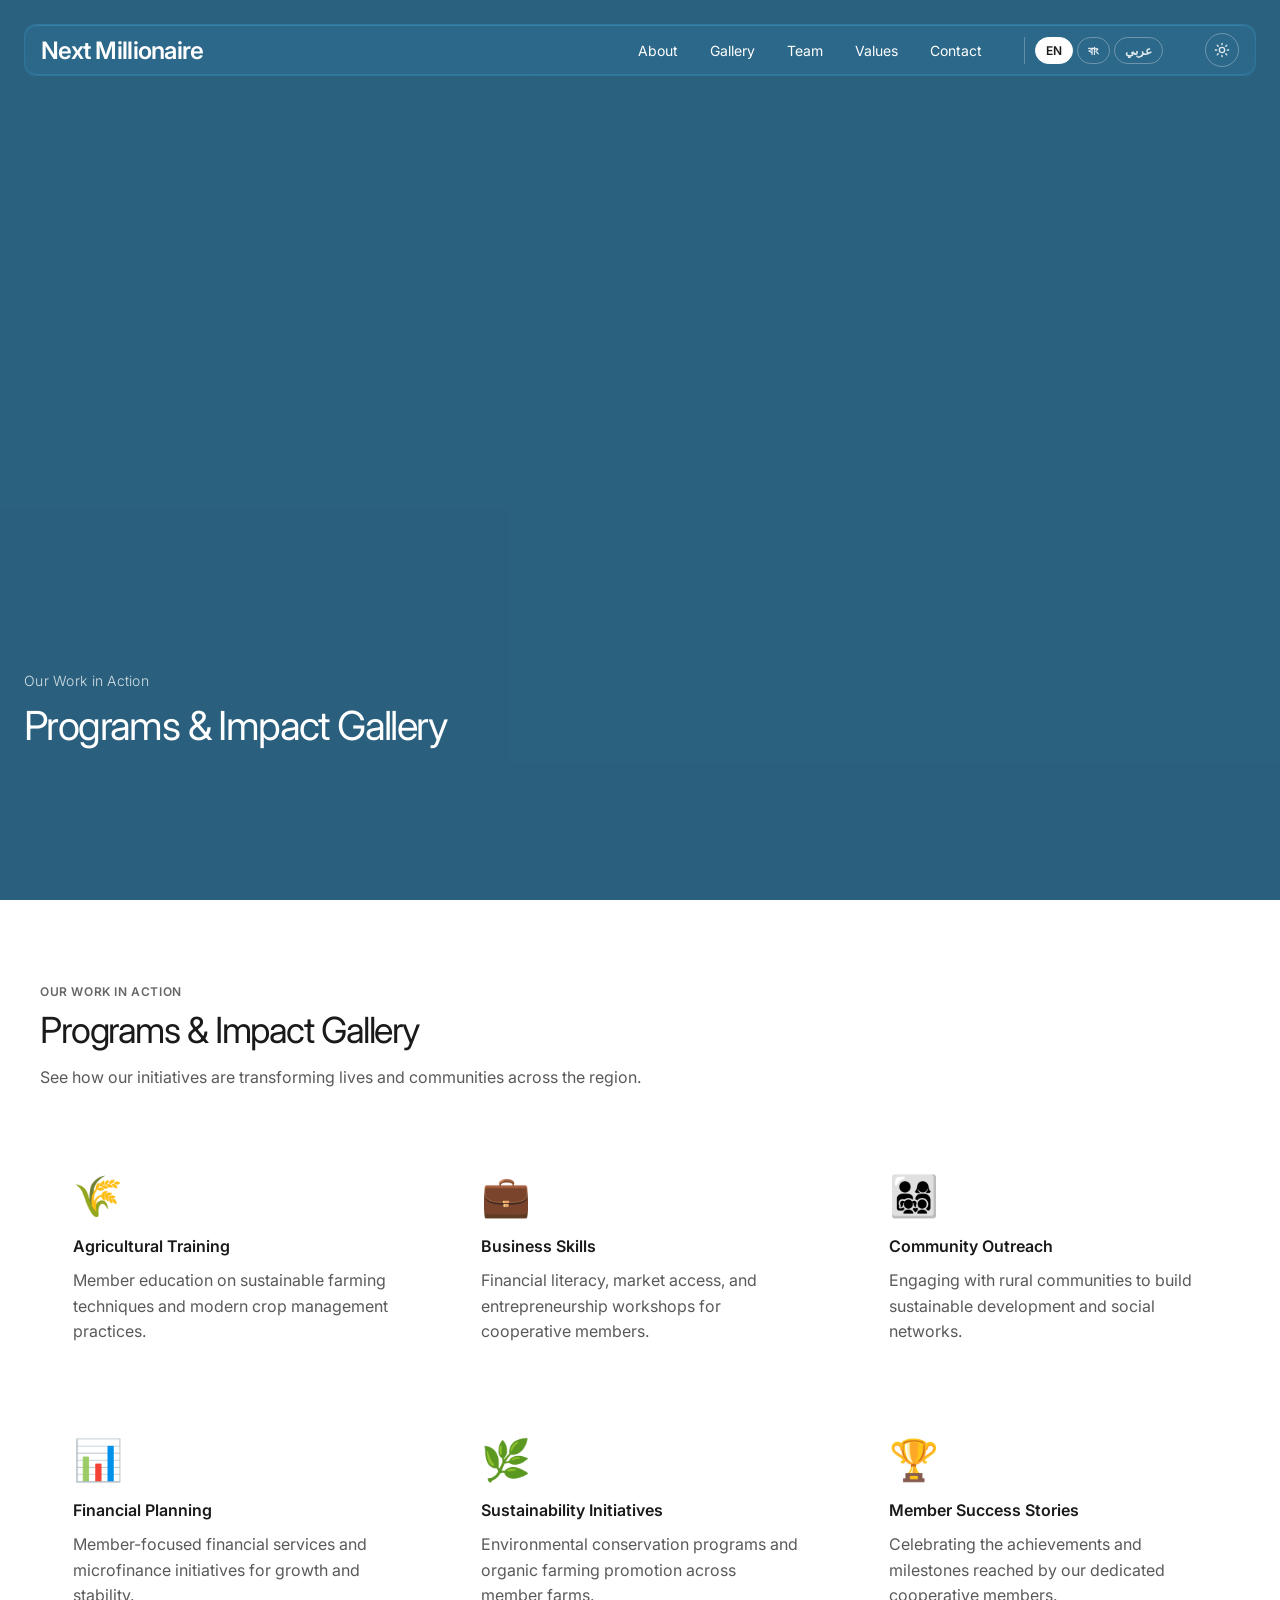
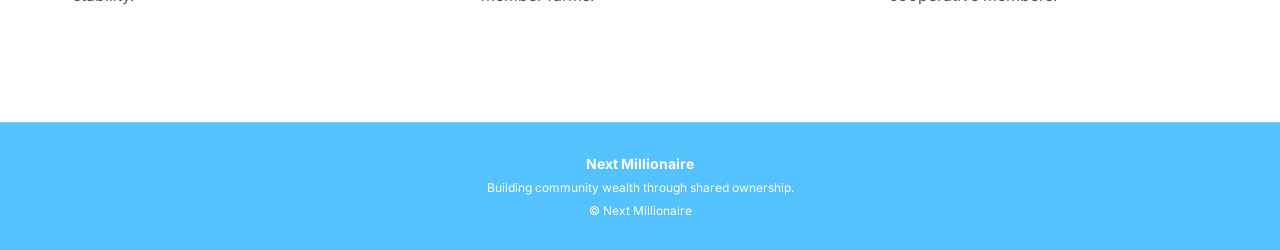
<file: gallery.html>
<!-- gallery.html -->
<!DOCTYPE html>
<html lang="en">
<head>
<script src="js/theme-init.js"></script><meta charset="UTF-8" />
  <meta name="viewport" content="width=device-width, initial-scale=1.0" />
  <title>Next Millionaire | Gallery</title>

  <!-- Favicons and fonts (same as original) -->
  <link rel="icon" type="image/x-icon" href="images/favicon.ico">
  <link rel="icon" type="image/png" sizes="16x16" href="images/favicon-16x16.png">
  <link rel="icon" type="image/png" sizes="32x32" href="images/favicon-32x32.png">
  <link rel="apple-touch-icon" sizes="180x180" href="images/apple-touch-icon.png">
  <link rel="icon" type="image/png" sizes="192x192" href="images/android-chrome-192x192.png">
  <link rel="icon" type="image/png" sizes="512x512" href="images/android-chrome-512x512.png">

  <link rel="preconnect" href="https://fonts.googleapis.com">
  <link rel="preconnect" href="https://fonts.gstatic.com" crossorigin>
  <link href="https://fonts.googleapis.com/css2?family=Inter:wght@300;400;500;600&family=Hind+Siliguri:wght@400;500;600;700&family=Markazi+Text:wght@400;500;600;700&display=swap" rel="stylesheet">

  
  <link rel="stylesheet" href="css/styles.css">
</head>
<body>
  <section class="hero">
    <video class="bg-video" autoplay muted loop playsinline>
      <source src="https://d8j0ntlcm91z4.cloudfront.net/user_38xzZboKViGWJOttwIXH07lWA1P/hf_20260403_050628_c4e32401-fab4-4a27-b7a8-6e9291cd5959.mp4" type="video/mp4">
    </video>
    <div style="position: absolute; inset: 0; background: rgba(0, 0, 0, 0.5); z-index: 1;"></div>
    <div class="hero-content">
      <div class="nav-wrap">
        <nav class="navbar liquid-glass">
          <a href="index.html" class="logo">Next Millionaire</a>
          <div class="nav-links">
            <a href="about.html" data-i18n="nav.about">About</a>
            <a href="gallery.html" data-i18n="nav.gallery">Gallery</a>
            <a href="team.html" data-i18n="nav.team">Team</a>
            <a href="values.html" data-i18n="nav.values">Values</a>
            <a href="contact.html" data-i18n="nav.contact">Contact</a>
            <div class="lang-switch"><button data-lang-btn="en" class="active">EN</button><button data-lang-btn="bn">বাং</button><button data-lang-btn="ar">عربي</button></div><button class="theme-toggle" type="button" aria-label="Toggle dark mode" title="Toggle dark mode"><svg class="icon-sun" viewBox="0 0 24 24" fill="none" stroke="currentColor" stroke-width="2" stroke-linecap="round" stroke-linejoin="round"><circle cx="12" cy="12" r="4"></circle><path d="M12 2v2M12 20v2M4.93 4.93l1.41 1.41M17.66 17.66l1.41 1.41M2 12h2M20 12h2M4.93 19.07l1.41-1.41M17.66 6.34l1.41-1.41"/></svg><svg class="icon-moon" viewBox="0 0 24 24" fill="none" stroke="currentColor" stroke-width="2" stroke-linecap="round" stroke-linejoin="round"><path d="M21 12.79A9 9 0 1 1 11.21 3 7 7 0 0 0 21 12.79z"/></svg></button>
          </div>
          <button class="hamburger" id="hamburgerBtn">
            <span></span><span></span><span></span>
          </button>
        </nav>
        <div class="mobile-menu" id="mobileMenu">
          <a href="about.html" data-i18n="nav.about">About</a>
          <a href="gallery.html" data-i18n="nav.gallery">Gallery</a>
          <a href="team.html" data-i18n="nav.team">Team</a>
          <a href="values.html" data-i18n="nav.values">Values</a>
          <a href="contact.html" data-i18n="nav.contact">Contact</a>
          <div class="lang-switch"><button data-lang-btn="en" class="active">EN</button><button data-lang-btn="bn">বাং</button><button data-lang-btn="ar">عربي</button></div><button class="theme-toggle" type="button" aria-label="Toggle dark mode" title="Toggle dark mode"><svg class="icon-sun" viewBox="0 0 24 24" fill="none" stroke="currentColor" stroke-width="2" stroke-linecap="round" stroke-linejoin="round"><circle cx="12" cy="12" r="4"></circle><path d="M12 2v2M12 20v2M4.93 4.93l1.41 1.41M17.66 17.66l1.41 1.41M2 12h2M20 12h2M4.93 19.07l1.41-1.41M17.66 6.34l1.41-1.41"/></svg><svg class="icon-moon" viewBox="0 0 24 24" fill="none" stroke="currentColor" stroke-width="2" stroke-linecap="round" stroke-linejoin="round"><path d="M21 12.79A9 9 0 1 1 11.21 3 7 7 0 0 0 21 12.79z"/></svg></button>
        </div>
      </div>
      <div class="hero-bottom">
        <div class="hero-grid">
          <div>
            <div class="eyebrow" data-i18n="hero.eyebrow">Our Work in Action</div>
            <h1 data-i18n="hero.title">Programs & Impact Gallery</h1>
            <p class="subheading" data-i18n="hero.subtitle">See how our initiatives are transforming lives and communities across the region.</p>
            <div class="buttons" id="buttons">
              <a href="team.html" class="btn-primary" data-i18n="hero.btn1">Meet Our Team</a>
              <a href="about.html" class="btn-secondary liquid-glass" data-i18n="hero.btn2">Our Story</a>
            </div>
          </div>
        </div>
      </div>
    </div>
  </section>

  <section class="content-section" id="gallery">
    <div class="container">
      <div class="section-head">
        <p class="section-label" data-i18n="hero.eyebrow">Our Work in Action</p>
        <h2 class="section-title" data-i18n="hero.title">Programs & Impact Gallery</h2>
        <p class="muted" style="margin-top:14px;" data-i18n="hero.subtitle">See how our initiatives are transforming lives and communities across the region.</p>
      </div>
      <div class="gallery-grid">
        <div class="gallery-card"><div class="icon">🌾</div><div class="gallery-title" data-i18n="g1.t">Agricultural Training</div><p class="muted" data-i18n="g1.d">Member education on sustainable farming techniques and modern crop management practices.</p></div>
        <div class="gallery-card"><div class="icon">💼</div><div class="gallery-title" data-i18n="g2.t">Business Skills</div><p class="muted" data-i18n="g2.d">Financial literacy, market access, and entrepreneurship workshops for cooperative members.</p></div>
        <div class="gallery-card"><div class="icon">👨‍👩‍👧‍👦</div><div class="gallery-title" data-i18n="g3.t">Community Outreach</div><p class="muted" data-i18n="g3.d">Engaging with rural communities to build sustainable development and social networks.</p></div>
        <div class="gallery-card"><div class="icon">📊</div><div class="gallery-title" data-i18n="g4.t">Financial Planning</div><p class="muted" data-i18n="g4.d">Member-focused financial services and microfinance initiatives for growth and stability.</p></div>
        <div class="gallery-card"><div class="icon">🌿</div><div class="gallery-title" data-i18n="g5.t">Sustainability Initiatives</div><p class="muted" data-i18n="g5.d">Environmental conservation programs and organic farming promotion across member farms.</p></div>
        <div class="gallery-card"><div class="icon">🏆</div><div class="gallery-title" data-i18n="g6.t">Member Success Stories</div><p class="muted" data-i18n="g6.d">Celebrating the achievements and milestones reached by our dedicated cooperative members.</p></div>
      </div>
    </div>
  </section>

  <footer>
    <div class="footer-inner">
      <strong>Next Millionaire</strong>
      <div data-i18n="footer.tagline">Building community wealth through shared ownership.</div>
      <div>© <span id="year"></span> Next Millionaire </div>
    </div>
  </footer><script>
    window.translations = {
      en: {
        "nav.about": "About", "nav.gallery": "Gallery", "nav.team": "Team", "nav.values": "Values", "nav.contact": "Contact",
        "hero.eyebrow": "Our Work in Action",
        "hero.title": "Programs &amp; Impact Gallery",
        "hero.subtitle": "See how our initiatives are transforming lives and communities across the region.",
        "hero.btn1": "Meet Our Team",
        "hero.btn2": "Our Story",
        "g1.t": "Agricultural Training", "g1.d": "Member education on sustainable farming techniques and modern crop management practices.",
        "g2.t": "Business Skills", "g2.d": "Financial literacy, market access, and entrepreneurship workshops for cooperative members.",
        "g3.t": "Community Outreach", "g3.d": "Engaging with rural communities to build sustainable development and social networks.",
        "g4.t": "Financial Planning", "g4.d": "Member-focused financial services and microfinance initiatives for growth and stability.",
        "g5.t": "Sustainability Initiatives", "g5.d": "Environmental conservation programs and organic farming promotion across member farms.",
        "g6.t": "Member Success Stories", "g6.d": "Celebrating the achievements and milestones reached by our dedicated cooperative members.",
        "footer.tagline": "Building community wealth through shared ownership."
      },
      bn: {
        "nav.about": "আমাদের সম্পর্কে", "nav.gallery": "গ্যালারি", "nav.team": "টিম", "nav.values": "মূল্যবোধ", "nav.contact": "যোগাযোগ",
        "hero.eyebrow": "আমাদের কর্মকাণ্ড",
        "hero.title": "কর্মসূচি ও প্রভাবের গ্যালারি",
        "hero.subtitle": "দেখুন কীভাবে আমাদের উদ্যোগ পুরো অঞ্চল জুড়ে মানুষের জীবন ও সম্প্রদায়কে বদলে দিচ্ছে।",
        "hero.btn1": "আমাদের টিমের সাথে পরিচিত হোন",
        "hero.btn2": "আমাদের গল্প",
        "g1.t": "কৃষি প্রশিক্ষণ", "g1.d": "টেকসই কৃষি কৌশল ও আধুনিক ফসল ব্যবস্থাপনা বিষয়ে সদস্যদের প্রশিক্ষণ।",
        "g2.t": "ব্যবসায়িক দক্ষতা", "g2.d": "সমবায় সদস্যদের জন্য আর্থিক সাক্ষরতা, বাজার সংযোগ এবং উদ্যোক্তা কর্মশালা।",
        "g3.t": "সম্প্রদায়ের সাথে যোগাযোগ", "g3.d": "টেকসই উন্নয়ন ও সামাজিক নেটওয়ার্ক গড়তে গ্রামীণ সম্প্রদায়ের সাথে সম্পৃক্ততা।",
        "g4.t": "আর্থিক পরিকল্পনা", "g4.d": "প্রবৃদ্ধি ও স্থিতিশীলতার জন্য সদস্যকেন্দ্রিক আর্থিক সেবা ও ক্ষুদ্রঋণ উদ্যোগ।",
        "g5.t": "টেকসই উদ্যোগ", "g5.d": "সদস্যদের খামারজুড়ে পরিবেশ সংরক্ষণ কর্মসূচি ও জৈব কৃষির প্রসার।",
        "g6.t": "সদস্যদের সাফল্যের গল্প", "g6.d": "আমাদের নিবেদিতপ্রাণ সমবায় সদস্যদের অর্জন ও মাইলফলক উদযাপন।",
        "footer.tagline": "যৌথ মালিকানার মাধ্যমে সমষ্টিগত সম্পদ গড়ে তোলা।"
      },
      ar: {
        "nav.about": "من نحن", "nav.gallery": "معرض الصور", "nav.team": "الفريق", "nav.values": "قيمنا", "nav.contact": "تواصل معنا",
        "hero.eyebrow": "أعمالنا في الميدان",
        "hero.title": "معرض البرامج والأثر",
        "hero.subtitle": "شاهد كيف تُحدث مبادراتنا تحولًا في حياة الناس والمجتمعات في جميع أنحاء المنطقة.",
        "hero.btn1": "تعرف على فريقنا",
        "hero.btn2": "قصتنا",
        "g1.t": "التدريب الزراعي", "g1.d": "تدريب الأعضاء على تقنيات الزراعة المستدامة وأساليب إدارة المحاصيل الحديثة.",
        "g2.t": "المهارات التجارية", "g2.d": "ورش عمل حول المعرفة المالية والوصول إلى الأسواق وريادة الأعمال لأعضاء الجمعية.",
        "g3.t": "التواصل المجتمعي", "g3.d": "التفاعل مع المجتمعات الريفية لبناء تنمية مستدامة وشبكات اجتماعية.",
        "g4.t": "التخطيط المالي", "g4.d": "خدمات مالية تركز على الأعضاء ومبادرات التمويل الأصغر لتحقيق النمو والاستقرار.",
        "g5.t": "مبادرات الاستدامة", "g5.d": "برامج للحفاظ على البيئة وتعزيز الزراعة العضوية في مزارع الأعضاء.",
        "g6.t": "قصص نجاح الأعضاء", "g6.d": "الاحتفاء بإنجازات وأعضاء جمعيتنا المتفانين ومحطاتهم المهمة.",
        "footer.tagline": "نبني ثروة المجتمع من خلال الملكية المشتركة."
      }
    };
  </script>
    <script src="js/main.js"></script>
  <script src="js/theme-toggle.js"></script>
  <script src="js/i18n.js"></script>
</body>
</html>
</file>
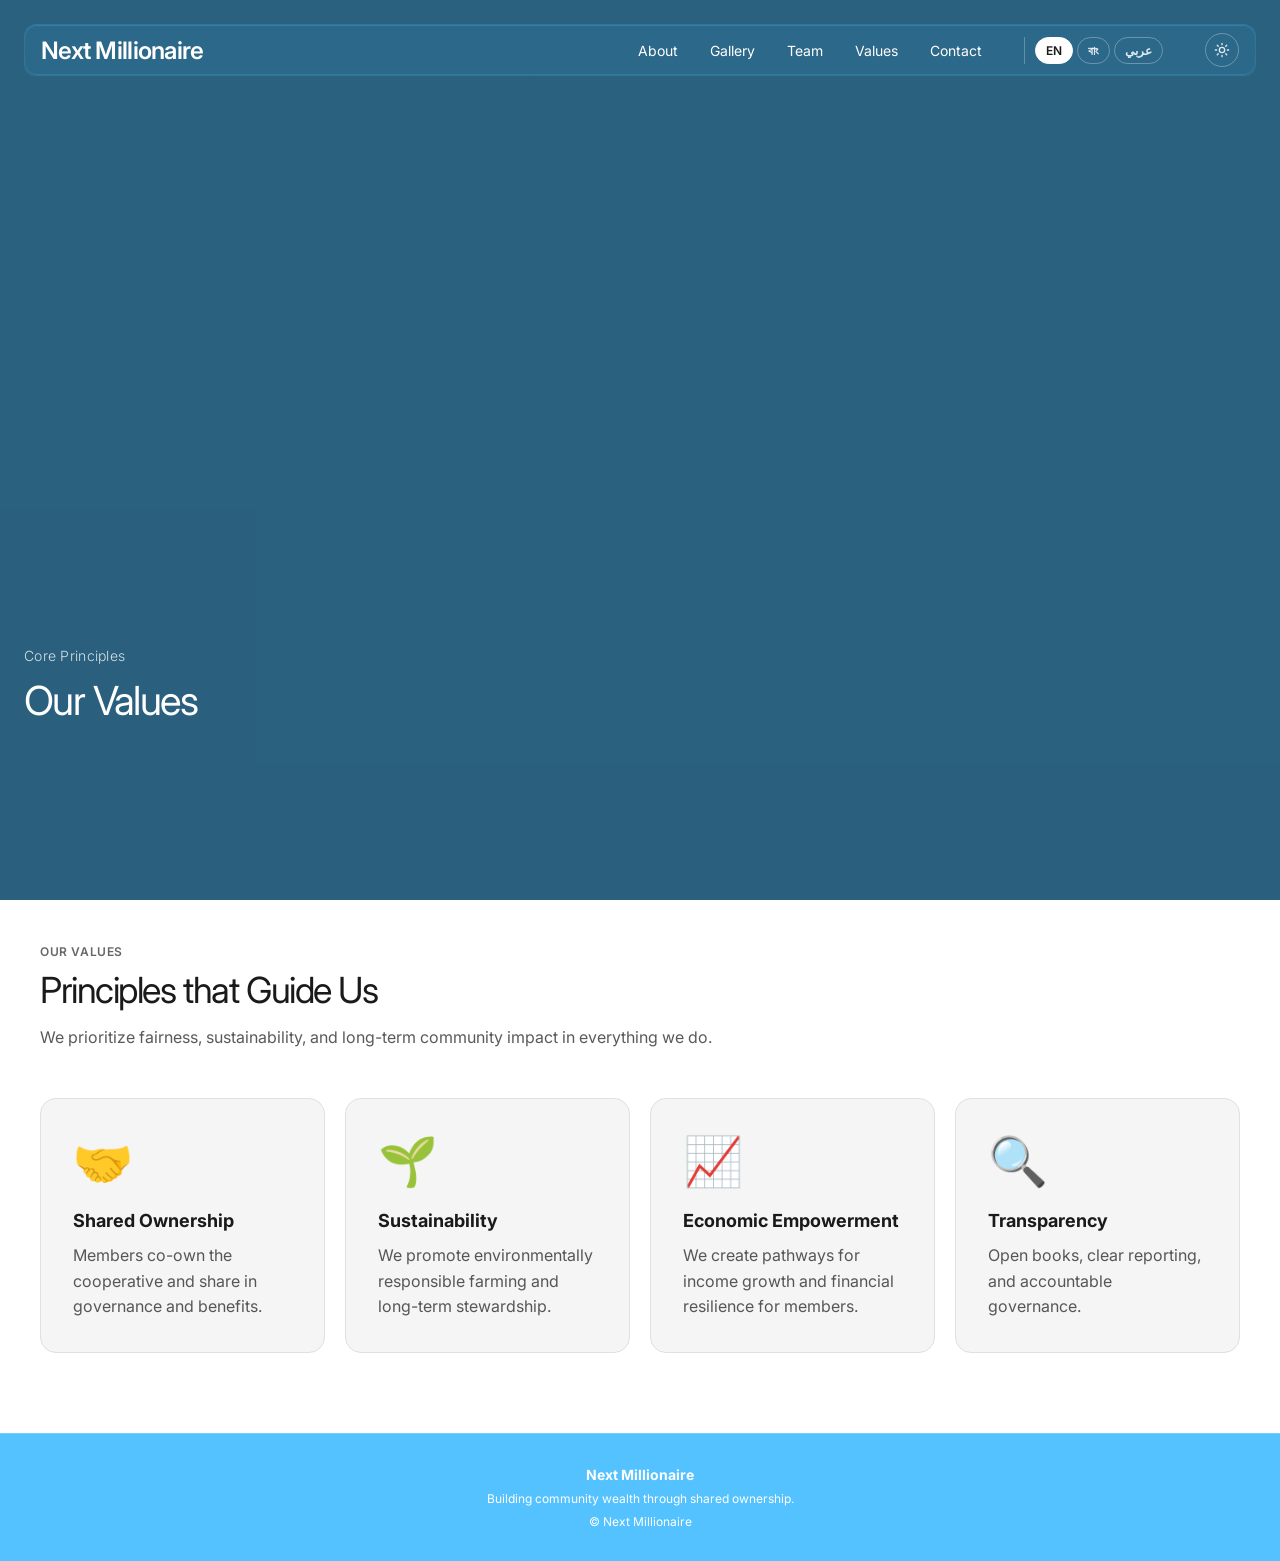
<file: values.html>
<!-- values.html -->
<!DOCTYPE html>
<html lang="en">
<head>
<script src="js/theme-init.js"></script><meta charset="utf-8" />
  <meta name="viewport" content="width=device-width, initial-scale=1" />
  <title>Next Millionaire | Values</title>

  <!-- Favicons and fonts (same) -->
  <link rel="icon" type="image/x-icon" href="images/favicon.ico">
  <link rel="preconnect" href="https://fonts.googleapis.com">
  <link href="https://fonts.googleapis.com/css2?family=Inter:wght@300;400;500;600&family=Hind+Siliguri:wght@400;500;600;700&family=Markazi+Text:wght@400;500;600;700&display=swap" rel="stylesheet">

  
  <link rel="stylesheet" href="css/styles.css">
</head>
<body>
  <section class="hero">
    <video class="bg-video" autoplay muted loop playsinline>
      <source src="https://d8j0ntlcm91z4.cloudfront.net/user_38xzZboKViGWJOttwIXH07lWA1P/hf_20260403_050628_c4e32401-fab4-4a27-b7a8-6e9291cd5959.mp4" type="video/mp4">
    </video>
    <div style="position: absolute; inset: 0; background: rgba(0, 0, 0, 0.5); z-index: 1;"></div>
    <div class="hero-content">
      <div class="nav-wrap">
        <nav class="navbar liquid-glass">
          <a href="index.html" class="logo">Next Millionaire</a>
          <div class="nav-links">
            <a href="about.html" data-i18n="nav.about">About</a>
            <a href="gallery.html" data-i18n="nav.gallery">Gallery</a>
            <a href="team.html" data-i18n="nav.team">Team</a>
            <a href="values.html" data-i18n="nav.values">Values</a>
            <a href="contact.html" data-i18n="nav.contact">Contact</a>
            <div class="lang-switch"><button data-lang-btn="en" class="active">EN</button><button data-lang-btn="bn">বাং</button><button data-lang-btn="ar">عربي</button></div><button class="theme-toggle" type="button" aria-label="Toggle dark mode" title="Toggle dark mode"><svg class="icon-sun" viewBox="0 0 24 24" fill="none" stroke="currentColor" stroke-width="2" stroke-linecap="round" stroke-linejoin="round"><circle cx="12" cy="12" r="4"></circle><path d="M12 2v2M12 20v2M4.93 4.93l1.41 1.41M17.66 17.66l1.41 1.41M2 12h2M20 12h2M4.93 19.07l1.41-1.41M17.66 6.34l1.41-1.41"/></svg><svg class="icon-moon" viewBox="0 0 24 24" fill="none" stroke="currentColor" stroke-width="2" stroke-linecap="round" stroke-linejoin="round"><path d="M21 12.79A9 9 0 1 1 11.21 3 7 7 0 0 0 21 12.79z"/></svg></button>
          </div>
          <button class="hamburger" id="hamburgerBtn">
            <span></span><span></span><span></span>
          </button>
        </nav>
        <div class="mobile-menu" id="mobileMenu">
          <a href="about.html" data-i18n="nav.about">About</a>
          <a href="gallery.html" data-i18n="nav.gallery">Gallery</a>
          <a href="team.html" data-i18n="nav.team">Team</a>
          <a href="values.html" data-i18n="nav.values">Values</a>
          <a href="contact.html" data-i18n="nav.contact">Contact</a>
          <div class="lang-switch"><button data-lang-btn="en" class="active">EN</button><button data-lang-btn="bn">বাং</button><button data-lang-btn="ar">عربي</button></div><button class="theme-toggle" type="button" aria-label="Toggle dark mode" title="Toggle dark mode"><svg class="icon-sun" viewBox="0 0 24 24" fill="none" stroke="currentColor" stroke-width="2" stroke-linecap="round" stroke-linejoin="round"><circle cx="12" cy="12" r="4"></circle><path d="M12 2v2M12 20v2M4.93 4.93l1.41 1.41M17.66 17.66l1.41 1.41M2 12h2M20 12h2M4.93 19.07l1.41-1.41M17.66 6.34l1.41-1.41"/></svg><svg class="icon-moon" viewBox="0 0 24 24" fill="none" stroke="currentColor" stroke-width="2" stroke-linecap="round" stroke-linejoin="round"><path d="M21 12.79A9 9 0 1 1 11.21 3 7 7 0 0 0 21 12.79z"/></svg></button>
        </div>
      </div>
      <div class="hero-bottom">
        <div class="hero-grid">
          <div>
            <div class="eyebrow" data-i18n="hero.eyebrow">Core Principles</div>
            <h1 data-i18n="hero.title">Our Values</h1>
            <p class="subheading" data-i18n="hero.subtitle">Trust, transparency, sustainability, and shared prosperity — the principles that guide every decision.</p>
            <div class="buttons" id="buttons">
              <a href="about.html" class="btn-primary" data-i18n="hero.btn1">Our Story</a>
              <a href="team.html" class="btn-secondary liquid-glass" data-i18n="hero.btn2">Meet the Team</a>
            </div>
          </div>
        </div>
      </div>
    </div>
  </section>

  <section class="content-section" id="values">
    <div class="container">
      <div class="section-head">
        <p class="section-label" data-i18n="hero.title">Our Values</p>
        <h2 class="section-title" data-i18n="values.title">Principles that Guide Us</h2>
        <p class="muted" style="margin-top:14px;" data-i18n="values.subtitle">We prioritize fairness, sustainability, and long-term community impact in everything we do.</p>
      </div>

      <div class="values-grid">
        <div class="value-card">
          <div class="icon">🤝</div>
          <div class="value-title" data-i18n="v1.t">Shared Ownership</div>
          <p class="muted" data-i18n="v1.d">Members co-own the cooperative and share in governance and benefits.</p>
        </div>
        <div class="value-card">
          <div class="icon">🌱</div>
          <div class="value-title" data-i18n="v2.t">Sustainability</div>
          <p class="muted" data-i18n="v2.d">We promote environmentally responsible farming and long-term stewardship.</p>
        </div>
        <div class="value-card">
          <div class="icon">📈</div>
          <div class="value-title" data-i18n="v3.t">Economic Empowerment</div>
          <p class="muted" data-i18n="v3.d">We create pathways for income growth and financial resilience for members.</p>
        </div>
        <div class="value-card">
          <div class="icon">🔍</div>
          <div class="value-title" data-i18n="v4.t">Transparency</div>
          <p class="muted" data-i18n="v4.d">Open books, clear reporting, and accountable governance.</p>
        </div>
      </div>
    </div>
  </section>

  <footer>
    <div class="footer-inner">
      <strong>Next Millionaire</strong>
      <div data-i18n="footer.tagline">Building community wealth through shared ownership.</div>
      <div>© <span id="year"></span> Next Millionaire</div>
    </div>
  </footer><script>
    window.translations = {
      en: {
        "nav.about": "About", "nav.gallery": "Gallery", "nav.team": "Team", "nav.values": "Values", "nav.contact": "Contact",
        "hero.eyebrow": "Core Principles",
        "hero.title": "Our Values",
        "hero.subtitle": "Trust, transparency, sustainability, and shared prosperity — the principles that guide every decision.",
        "hero.btn1": "Our Story",
        "hero.btn2": "Meet the Team",
        "values.title": "Principles that Guide Us",
        "values.subtitle": "We prioritize fairness, sustainability, and long-term community impact in everything we do.",
        "v1.t": "Shared Ownership", "v1.d": "Members co-own the cooperative and share in governance and benefits.",
        "v2.t": "Sustainability", "v2.d": "We promote environmentally responsible farming and long-term stewardship.",
        "v3.t": "Economic Empowerment", "v3.d": "We create pathways for income growth and financial resilience for members.",
        "v4.t": "Transparency", "v4.d": "Open books, clear reporting, and accountable governance.",
        "footer.tagline": "Building community wealth through shared ownership."
      },
      bn: {
        "nav.about": "আমাদের সম্পর্কে", "nav.gallery": "গ্যালারি", "nav.team": "টিম", "nav.values": "মূল্যবোধ", "nav.contact": "যোগাযোগ",
        "hero.eyebrow": "মূল নীতিমালা",
        "hero.title": "আমাদের মূল্যবোধ",
        "hero.subtitle": "বিশ্বাস, স্বচ্ছতা, টেকসইতা এবং যৌথ সমৃদ্ধি — এই নীতিগুলোই আমাদের প্রতিটি সিদ্ধান্তের পথ দেখায়।",
        "hero.btn1": "আমাদের গল্প",
        "hero.btn2": "টিমের সাথে পরিচিত হোন",
        "values.title": "যেসব নীতি আমাদের পথ দেখায়",
        "values.subtitle": "আমরা আমাদের প্রতিটি কাজে ন্যায্যতা, টেকসইতা এবং দীর্ঘমেয়াদী সামাজিক প্রভাবকে অগ্রাধিকার দিই।",
        "v1.t": "যৌথ মালিকানা", "v1.d": "সদস্যরা সমবায়ের যৌথ মালিক এবং পরিচালনা ও সুবিধায় অংশীদার।",
        "v2.t": "টেকসইতা", "v2.d": "আমরা পরিবেশবান্ধব কৃষি ও দীর্ঘমেয়াদী তত্ত্বাবধানকে উৎসাহিত করি।",
        "v3.t": "অর্থনৈতিক ক্ষমতায়ন", "v3.d": "আমরা সদস্যদের জন্য আয় বৃদ্ধি ও আর্থিক স্থিতিস্থাপকতার পথ তৈরি করি।",
        "v4.t": "স্বচ্ছতা", "v4.d": "উন্মুক্ত হিসাব, স্পষ্ট প্রতিবেদন এবং দায়বদ্ধ পরিচালনা।",
        "footer.tagline": "যৌথ মালিকানার মাধ্যমে সমষ্টিগত সম্পদ গড়ে তোলা।"
      },
      ar: {
        "nav.about": "من نحن", "nav.gallery": "معرض الصور", "nav.team": "الفريق", "nav.values": "قيمنا", "nav.contact": "تواصل معنا",
        "hero.eyebrow": "المبادئ الأساسية",
        "hero.title": "قيمنا",
        "hero.subtitle": "الثقة، الشفافية، الاستدامة، والازدهار المشترك — المبادئ التي توجه كل قرار نتخذه.",
        "hero.btn1": "قصتنا",
        "hero.btn2": "تعرف على الفريق",
        "values.title": "المبادئ التي توجهنا",
        "values.subtitle": "نولي الأولوية للعدالة والاستدامة والأثر المجتمعي طويل الأمد في كل ما نقوم به.",
        "v1.t": "الملكية المشتركة", "v1.d": "يشترك الأعضاء في ملكية الجمعية ويشاركون في الحوكمة والمنافع.",
        "v2.t": "الاستدامة", "v2.d": "نشجع الزراعة المسؤولة بيئيًا والإشراف طويل الأمد على الموارد.",
        "v3.t": "التمكين الاقتصادي", "v3.d": "نخلق فرصًا لنمو الدخل والمرونة المالية لأعضائنا.",
        "v4.t": "الشفافية", "v4.d": "سجلات مفتوحة، وتقارير واضحة، وحوكمة خاضعة للمساءلة.",
        "footer.tagline": "نبني ثروة المجتمع من خلال الملكية المشتركة."
      }
    };
  </script>
    <script src="js/main.js"></script>
  <script src="js/theme-toggle.js"></script>
  <script src="js/i18n.js"></script>
</body>
</html>
</file>
<file: css/styles.css>
* { margin: 0; padding: 0; box-sizing: border-box; }
    html { scroll-behavior: smooth; }
    body {
      font-family: 'Inter', sans-serif;
      background: #fff;
      color: #1a1a1a;
      overflow-x: hidden;
      -webkit-font-smoothing: antialiased;
      -moz-osx-font-smoothing: grayscale;
    }
    a { color: inherit; text-decoration: none; }

    .liquid-glass {
      background: rgba(84, 194, 254, 0.08);
      background-blend-mode: luminosity;
      backdrop-filter: blur(4px);
      -webkit-backdrop-filter: blur(4px);
      border: 1px solid rgba(84, 194, 254, 0.15);
      box-shadow: inset 0 1px 1px rgba(84, 194, 254, 0.1);
      position: relative;
      overflow: hidden;
    }
    .liquid-glass::before {
      content: '';
      position: absolute;
      inset: 0;
      border-radius: inherit;
      padding: 1.4px;
      background: linear-gradient(180deg,
        rgba(84,194,254,0.2) 0%, rgba(84,194,254,0.1) 20%,
        rgba(84,194,254,0) 40%, rgba(84,194,254,0) 60%,
        rgba(84,194,254,0.1) 80%, rgba(84,194,254,0.2) 100%);
      -webkit-mask: linear-gradient(#fff 0 0) content-box, linear-gradient(#fff 0 0);
      -webkit-mask-composite: xor;
      mask-composite: exclude;
      pointer-events: none;
    }
    .content-section:nth-of-type(n+2):nth-of-type(even) .liquid-glass {
      background: rgba(255, 255, 255, 0.12);
      border-color: rgba(255, 255, 255, 0.2);
      box-shadow: inset 0 1px 1px rgba(255, 255, 255, 0.1);
    }

    .hero {
      position: relative;
      min-height: 100vh;
      overflow: hidden;
      background: #54C2FE;
    }
    .bg-video {
      position: absolute;
      inset: 0;
      width: 100%;
      height: 100%;
      object-fit: cover;
      z-index: 0;
      display: block;
    }
    .hero-content {
      position: relative;
      z-index: 2;
      min-height: 100vh;
      display: flex;
      flex-direction: column;
      color: #fff;
    }
    .nav-wrap { padding: 24px 24px 0; }
    .navbar {
      display: flex;
      align-items: center;
      justify-content: space-between;
      padding: 8px 16px;
      border-radius: 12px;
    }
    .logo {
      font-size: 24px;
      font-weight: 600;
      letter-spacing: -0.03em;
      white-space: nowrap;
    }
    .nav-links {
      display: flex;
      align-items: center;
      gap: 32px;
      font-size: 14px;
    }
    .nav-links a { transition: color 0.3s ease; }
    .nav-links a:hover { color: rgba(255, 255, 255, 0.7); }
    
    /* Hamburger Menu */
    .hamburger {
      display: none;
      flex-direction: column;
      cursor: pointer;
      background: none;
      border: none;
      padding: 0;
      gap: 6px;
    }
    .hamburger span {
      width: 24px;
      height: 2px;
      background: #fff;
      border-radius: 2px;
      transition: all 0.3s ease;
    }
    .hamburger.active span:nth-child(1) {
      transform: translateY(8px) rotate(45deg);
    }
    .hamburger.active span:nth-child(2) {
      opacity: 0;
    }
    .hamburger.active span:nth-child(3) {
      transform: translateY(-8px) rotate(-45deg);
    }
    
    /* Mobile Menu - Liquid Glass */
    .mobile-menu {
      display: none;
      position: fixed;
      top: 70px;
      right: 16px;
      background: rgba(255, 255, 255, 0.08);
      background-blend-mode: screen;
      backdrop-filter: blur(20px);
      -webkit-backdrop-filter: blur(20px);
      border: 1px solid rgba(255, 255, 255, 0.2);
      border-radius: 16px;
      padding: 16px 0;
      min-width: 200px;
      z-index: 1000;
      box-shadow: 
        0 8px 32px rgba(0, 0, 0, 0.3),
        inset 0 1px 1px rgba(255, 255, 255, 0.2);
      overflow: hidden;
    }
    .mobile-menu::before {
      content: '';
      position: absolute;
      inset: 0;
      border-radius: 16px;
      padding: 1.4px;
      background: linear-gradient(135deg,
        rgba(255,255,255,0.4) 0%,
        rgba(255,255,255,0.1) 30%,
        rgba(255,255,255,0.05) 50%,
        rgba(255,255,255,0.1) 70%,
        rgba(255,255,255,0.3) 100%);
      -webkit-mask: linear-gradient(#fff 0 0) content-box, linear-gradient(#fff 0 0);
      -webkit-mask-composite: xor;
      mask-composite: exclude;
      pointer-events: none;
      z-index: 0;
    }
    .mobile-menu.active {
      display: flex;
      flex-direction: column;
    }
    .mobile-menu a {
      padding: 12px 24px;
      font-size: 14px;
      transition: all 0.3s ease;
      border-left: 3px solid transparent;
      position: relative;
      z-index: 1;
    }
    .mobile-menu a:hover {
      background: rgba(255, 255, 255, 0.12);
      border-left-color: #667eea;
      color: #fff;
      backdrop-filter: blur(5px);
    }

    .hero-bottom {
      flex: 1;
      display: flex;
      flex-direction: column;
      justify-content: flex-end;
      padding: 0 24px 48px;
    }
    .hero-grid {
      display: grid;
      grid-template-columns: 1fr;
      align-items: end;
      gap: 32px;
    }
    .eyebrow {
      display: inline-block;
      margin-bottom: 16px;
      color: rgba(255, 255, 255, 0.8);
      font-size: 14px;
      font-weight: 300;
      letter-spacing: 0.02em;
    }
    h1 {
      font-size: 40px;
      line-height: 1.05;
      font-weight: 400;
      letter-spacing: -0.04em;
      margin-bottom: 16px;
    }
    .char {
      display: inline-block;
      opacity: 0;
      transform: translateX(-18px);
      transition: opacity 500ms ease-out, transform 500ms ease-out;
    }
    .subheading {
      color: rgba(255, 255, 255, 0.85);
      font-size: 16px;
      line-height: 1.6;
      margin-bottom: 20px;
      max-width: 620px;
      opacity: 0;
      transition: opacity 1000ms ease;
    }
    .buttons {
      display: flex;
      flex-wrap: wrap;
      gap: 16px;
      opacity: 0;
      transition: opacity 1000ms ease;
    }
    .buttons.show { opacity: 1; }
    .btn-primary, .btn-secondary {
      padding: 12px 28px;
      border-radius: 8px;
      font-size: 14px;
      font-weight: 500;
      display: inline-block;
      transition: all 0.3s ease;
      cursor: pointer;
    }
    .btn-primary {
      background: #fff;
      color: #1a1a1a;
      border: 1px solid transparent;
    }
    .btn-primary:hover {
      background: transparent;
      color: #fff;
      border-color: #fff;
      transform: translateY(-2px);
    }
    .btn-secondary {
      border: 1px solid rgba(255, 255, 255, 0.2);
      color: #fff;
    }
    .btn-secondary:hover {
      border-color: rgba(255, 255, 255, 0.4);
      background: rgba(255, 255, 255, 0.05);
    }

    .tag-wrap {
      opacity: 0;
      transition: opacity 1000ms ease;
    }
    .tag-wrap.show { opacity: 1; }
    .tag {
      display: inline-block;
      padding: 8px 16px;
      border-radius: 20px;
      font-size: 12px;
      font-weight: 500;
      letter-spacing: 0.05em;
      text-transform: uppercase;
    }

    .subheading.show { opacity: 1; }

    .content-section {
      padding: 80px 24px;
      background: #fff;
    }
    #values {
      padding-top: 40px;
    }
    .content-section:nth-of-type(1) {
      background: #54C2FE;
      color: #fff;
    }
    .content-section:nth-of-type(2) {
      background: #fff;
      color: #1a1a1a;
    }
    .content-section:nth-of-type(3) {
      background: #54C2FE;
      color: #fff;
    }
    .content-section:nth-of-type(4) {
      background: #fff;
      color: #1a1a1a;
    }
    .content-section:nth-of-type(5) {
      background: #fff;
      color: #1a1a1a;
    }
    .content-section:nth-of-type(6) {
      background: #54C2FE;
      color: #fff;
    }
    .content-section:nth-of-type(n+2):nth-of-type(even) .section-label {
      color: rgba(0, 0, 0, 0.6);
    }
    .content-section:nth-of-type(n+2):nth-of-type(even) .section-title {
      color: #1a1a1a;
    }
    .content-section:nth-of-type(n+2):nth-of-type(even) .muted {
      color: rgba(0, 0, 0, 0.65);
    }
    .content-section:nth-of-type(n+2):nth-of-type(odd) .section-label {
      color: rgba(255, 255, 255, 0.8);
    }
    .content-section:nth-of-type(n+2):nth-of-type(odd) .section-title {
      color: #fff;
    }
    .content-section:nth-of-type(n+2):nth-of-type(odd) .muted {
      color: rgba(255, 255, 255, 0.85);
    }
    .container {
      max-width: 1200px;
      margin: 0 auto;
    }
    .section-head { margin-bottom: 48px; }
    .section-label {
      display: inline-block;
      color: #666;
      font-size: 12px;
      font-weight: 600;
      letter-spacing: 0.05em;
      text-transform: uppercase;
      margin-bottom: 12px;
    }
    .section-title {
      font-size: 36px;
      font-weight: 400;
      letter-spacing: -0.04em;
      line-height: 1.1;
      max-width: 600px;
      color: #1a1a1a;
    }

    .about-grid {
      display: grid;
      grid-template-columns: 1fr 1fr;
      gap: 40px;
      align-items: center;
    }
    .glass-card {
      padding: 32px;
      border-radius: 12px;
    }
    .stats-grid {
      display: grid;
      grid-template-columns: 1fr 1fr;
      gap: 24px;
      margin-bottom: 24px;
    }
    .stat {
      text-align: center;
    }
    .stat-num {
      font-size: 28px;
      font-weight: 600;
      display: block;
      margin-bottom: 8px;
    }
    .stat-label {
      font-size: 12px;
      color: #666;
      text-transform: uppercase;
      letter-spacing: 0.05em;
    }
    .muted {
      color: #666;
      line-height: 1.6;
    }

    .team-grid {
      display: grid;
      grid-template-columns: repeat(3, 1fr);
      gap: 32px;
    }
    .member-card {
      background: #f8f9fa;
      padding: 36px;
      border-radius: 16px;
      border: 1px solid #e0e0e0;
      transition: all 0.3s ease;
    }
    .member-card:hover {
      background: #fff;
      border-color: #54C2FE;
      transform: translateY(-4px);
      box-shadow: 0 8px 24px rgba(84, 194, 254, 0.15);
    }
    #management .member-card {
      background: #fff;
      border-color: #e0e0e0;
    }
    #management .member-card:hover {
      background: #fff;
      border-color: #54C2FE;
    }
    .avatar {
      width: 68px;
      height: 68px;
      border-radius: 50%;
      background: linear-gradient(135deg, #54C2FE 0%, #3DB3F5 100%);
      display: flex;
      align-items: center;
      justify-content: center;
      font-weight: 600;
      font-size: 22px;
      color: #fff;
      margin-bottom: 20px;
      overflow: hidden;
      position: relative;
    }
    .avatar img {
      width: 100%;
      height: 100%;
      object-fit: cover;
      position: absolute;
      top: 0;
      left: 0;
      border-radius: 50%;
    }
    .member-name {
      font-size: 20px;
      font-weight: 600;
      margin-bottom: 6px;
    }
    .member-role {
      font-size: 13px;
      color: #000;
      text-transform: uppercase;
      letter-spacing: 0.05em;
      margin-bottom: 14px;
    }
    #management .member-role {
      color: #000;
    }
    #management .member-name {
      color: #1a1a1a;
    }
    #management .muted {
      color: #555;
    }
    .member-contact {
      font-size: 12px;
      color: #54C2FE;
      margin-top: 12px;
      word-break: break-word;
    }
    .content-section:nth-of-type(n+2):nth-of-type(even) .member-contact {
      color: rgba(255, 255, 255, 0.9);
    }
    /* Management section has a white background (4th section = even),
       so override the white email colour back to blue for visibility */
    #management .member-contact {
      color: #54C2FE;
    }

    .gallery-grid {
      display: grid;
      grid-template-columns: repeat(auto-fit, minmax(320px, 1fr));
      gap: 24px;
    }
    .gallery-card, .value-card {
      background: #f8f9fa;
      padding: 32px;
      border-radius: 12px;
      border: 1px solid #e0e0e0;
      transition: all 0.3s ease;
    }
    .content-section:nth-of-type(3) .value-card,
    .content-section:nth-of-type(3) .gallery-card,
    .content-section:nth-of-type(4) .member-card {
      background: rgba(255, 255, 255, 0.12);
      border-color: rgba(255, 255, 255, 0.2);
    }
    .gallery-card:hover, .value-card:hover {
      background: #fff;
      border-color: #54C2FE;
      transform: translateY(-4px);
      box-shadow: 0 8px 24px rgba(84, 194, 254, 0.15);
    }
    .content-section:nth-of-type(3) .value-card:hover,
    .content-section:nth-of-type(3) .gallery-card:hover,
    .content-section:nth-of-type(4) .member-card:hover {
      background: rgba(255, 255, 255, 0.2);
      border-color: rgba(255, 255, 255, 0.4);
    }
    .content-section:nth-of-type(n+2):nth-of-type(even) .gallery-card,
    .content-section:nth-of-type(n+2):nth-of-type(even) .value-card {
      background: rgba(255, 255, 255, 0.12);
      border-color: rgba(255, 255, 255, 0.2);
    }
    .content-section:nth-of-type(n+2):nth-of-type(even) .gallery-card:hover,
    .content-section:nth-of-type(n+2):nth-of-type(even) .value-card:hover {
      background: rgba(255, 255, 255, 0.2);
      border-color: rgba(255, 255, 255, 0.4);
    }
    .icon {
      font-size: 40px;
      margin-bottom: 16px;
      display: block;
    }
    .value-card .icon {
      font-size: 48px;
      margin-bottom: 20px;
    }
    .gallery-title, .value-title {
      font-size: 16px;
      font-weight: 600;
      margin-bottom: 12px;
      color: inherit;
    }
    .value-title {
      font-size: 18px;
      font-weight: 700;
      margin-bottom: 12px;
      color: inherit;
    }
    .content-section:nth-of-type(5) .value-card {
      color: #1a1a1a;
    }
    .content-section:nth-of-type(5) .value-card .muted {
      color: #555;
    }
    .content-section:nth-of-type(5) .value-title {
      color: #1a1a1a;
    }

    /* #values is nth-of-type(5) = odd, but has WHITE background.
       The generic odd-rule sets white text — override everything to dark. */
    #values {
      background: #fff;
      color: #1a1a1a;
    }
    #values .value-card {
      background: #f5f5f5;
      border-color: #e0e0e0;
    }
    #values .value-card:hover {
      background: #fff;
      border-color: #54C2FE;
    }
    #values .section-label {
      color: rgba(0, 0, 0, 0.6);
    }
    #values .section-title {
      color: #1a1a1a;
    }
    #values .muted {
      color: rgba(0, 0, 0, 0.65);
    }
    #values .gallery-title,
    #values .value-title {
      color: #1a1a1a;
    }

    /* #contact is nth-of-type(6) = even, but has BLUE background.
       The generic even-rule sets dark text — override everything to white. */
    #contact {
      background: #54C2FE;
      color: #fff;
    }
    #contact .section-label {
      color: rgba(255, 255, 255, 0.8);
    }
    #contact .section-title {
      color: #fff;
    }
    #contact .muted {
      color: rgba(255, 255, 255, 0.85);
    }
    #contact .contact-label {
      color: rgba(255, 255, 255, 0.75);
    }
    #contact .contact-value {
      color: #fff;
    }
    #contact .contact-item {
      background: rgba(255, 255, 255, 0.12);
      border-color: rgba(255, 255, 255, 0.2);
    }
    #contact .btn-primary {
      background: #fff;
      color: #1a1a1a;
      border-color: transparent;
    }
    #contact .btn-primary:hover {
      background: transparent;
      color: #fff;
      border-color: #fff;
    }

    /* Driver Car Rental */
    #driver-rental {
      background: #54C2FE;
      color: #fff;
    }
    #driver-rental .section-label { color: rgba(255, 255, 255, 0.8); }
    #driver-rental .section-title { color: #fff; }
    #driver-rental .muted { color: rgba(255, 255, 255, 0.85); }
    .driver-steps {
      display: grid;
      grid-template-columns: repeat(auto-fit, minmax(220px, 1fr));
      gap: 24px;
      margin-bottom: 40px;
    }
    .driver-step {
      background: rgba(255, 255, 255, 0.12);
      border: 1px solid rgba(255, 255, 255, 0.2);
      border-radius: 16px;
      padding: 28px;
      transition: all 0.3s ease;
    }
    .driver-step:hover {
      background: rgba(255, 255, 255, 0.2);
      border-color: rgba(255, 255, 255, 0.4);
      transform: translateY(-4px);
    }
    .driver-step-num {
      width: 34px;
      height: 34px;
      border-radius: 50%;
      background: rgba(255, 255, 255, 0.2);
      display: flex;
      align-items: center;
      justify-content: center;
      font-weight: 600;
      font-size: 14px;
      margin-bottom: 16px;
    }
    .driver-step-title { font-size: 16px; font-weight: 600; margin-bottom: 8px; color: #fff; }
    .driver-step p { color: rgba(255, 255, 255, 0.85); font-size: 14px; line-height: 1.6; }

    .fleet-head {
      margin-top: 56px;
      margin-bottom: 24px;
    }
    .fleet-title {
      font-size: 22px;
      font-weight: 600;
      color: #fff;
      margin-bottom: 8px;
    }
    .fleet-grid {
      display: grid;
      grid-template-columns: repeat(auto-fill, minmax(220px, 1fr));
      gap: 20px;
    }
    .fleet-card {
      background: rgba(255, 255, 255, 0.12);
      border: 1px solid rgba(255, 255, 255, 0.2);
      border-radius: 16px;
      overflow: hidden;
      transition: all 0.3s ease;
    }
    .fleet-card:hover {
      background: rgba(255, 255, 255, 0.2);
      border-color: rgba(255, 255, 255, 0.4);
      transform: translateY(-4px);
    }
    .fleet-photo {
      width: 100%;
      aspect-ratio: 4 / 3;
      overflow: hidden;
      background: rgba(255, 255, 255, 0.08);
    }
    .fleet-photo img {
      width: 100%;
      height: 100%;
      object-fit: cover;
      display: block;
    }
    .fleet-info {
      padding: 14px 16px 18px;
      display: flex;
      align-items: center;
      justify-content: space-between;
      gap: 10px;
    }
    .fleet-label {
      font-size: 14px;
      font-weight: 600;
      color: #fff;
    }
    .fleet-status {
      font-size: 12px;
      font-weight: 600;
      padding: 7px 14px;
      border-radius: 999px;
      text-decoration: none;
      white-space: nowrap;
      border: 1px solid transparent;
      transition: all 0.3s ease;
    }
    .fleet-status.booked {
      background: rgba(255, 255, 255, 0.15);
      color: rgba(255, 255, 255, 0.65);
      cursor: not-allowed;
    }
    .fleet-status.available {
      background: #fff;
      color: #1a1a1a;
    }
    .fleet-status.available:hover {
      background: transparent;
      color: #fff;
      border-color: #fff;
    }

    .values-grid {
      display: grid;
      grid-template-columns: repeat(auto-fit, minmax(280px, 1fr));
      gap: 20px;
      max-width: 100%;
    }
    .value-card {
      background: #f5f5f5;
      padding: 32px;
      border-radius: 16px;
      border: 1px solid #e0e0e0;
      transition: all 0.3s ease;
      display: flex;
      flex-direction: column;
    }
    .value-card:hover {
      background: #fff;
      border-color: #54C2FE;
      transform: translateY(-4px);
      box-shadow: 0 8px 24px rgba(84, 194, 254, 0.15);
    }

    .contact-grid {
      display: grid;
      grid-template-columns: repeat(auto-fit, minmax(280px, 1fr));
      gap: 32px;
      margin-bottom: 40px;
    }
    .contact-item {
      background: #f8f9fa;
      padding: 24px;
      border-radius: 12px;
      border: 1px solid #e0e0e0;
    }
    .content-section:nth-of-type(n+2):nth-of-type(even) .contact-item {
      background: rgba(255, 255, 255, 0.12);
      border-color: rgba(255, 255, 255, 0.2);
    }
    .contact-label {
      font-size: 12px;
      color: #666;
      text-transform: uppercase;
      letter-spacing: 0.05em;
      margin-bottom: 8px;
      display: block;
    }
    .content-section:nth-of-type(n+2):nth-of-type(even) .contact-label {
      color: rgba(255, 255, 255, 0.8);
    }
    .contact-value {
      font-size: 14px;
      line-height: 1.6;
    }

    footer {
      background: #54C2FE;
      border-top: 1px solid rgba(255, 255, 255, 0.2);
      padding: 32px 24px;
      color: #fff;
      text-align: center;
    }
    .footer-inner {
      max-width: 1200px;
      margin: 0 auto;
      display: flex;
      flex-direction: column;
      gap: 8px;
      font-size: 12px;
    }
    .footer-inner strong { font-size: 14px; }

    /* ── Tablet (≤1024px): team goes 2-col ── */
    @media (max-width: 1024px) {
      .team-grid {
        grid-template-columns: repeat(2, 1fr);
        gap: 24px;
      }
      .gallery-grid {
        grid-template-columns: repeat(2, 1fr);
      }
      .values-grid {
        grid-template-columns: repeat(2, 1fr);
      }
    }

    /* ── Mobile (≤768px): single column, tighter spacing ── */
    @media (max-width: 768px) {
      /* Typography */
      h1 { font-size: 32px; }
      .section-title { font-size: 26px; }
      .logo { font-size: 18px; }

      /* Nav */
      .nav-links { display: none; }
      .hamburger { display: flex; }

      /* Sections */
      .content-section { padding: 60px 16px; }
      .section-head { margin-bottom: 32px; }

      /* About */
      .about-grid { grid-template-columns: 1fr; gap: 24px; }
      .stats-grid { grid-template-columns: 1fr 1fr; gap: 16px; }
      .glass-card { padding: 24px; }

      /* Management team — 1 column */
      .team-grid {
        grid-template-columns: 1fr;
        gap: 20px;
      }
      .member-card {
        padding: 24px;
        border-radius: 12px;
      }
      .avatar {
        width: 52px;
        height: 52px;
        font-size: 17px;
        margin-bottom: 14px;
      }
      .member-name { font-size: 17px; }
      .member-role { font-size: 12px; }

      /* Gallery */
      .gallery-grid { grid-template-columns: 1fr; gap: 16px; }
      .gallery-card { padding: 24px; }

      /* Values */
      .values-grid { grid-template-columns: 1fr; gap: 16px; }
      .value-card { padding: 24px; }
      .value-title { font-size: 16px; }
      .value-card .icon { font-size: 36px; margin-bottom: 14px; }

      /* Contact */
      .contact-grid { grid-template-columns: 1fr; gap: 16px; }
      .contact-item { padding: 20px; }

      /* Driver Car Rental */
      .driver-steps { grid-template-columns: 1fr; gap: 16px; }
      .driver-step { padding: 22px; }

      /* Fleet grid */
      .fleet-grid { grid-template-columns: repeat(auto-fill, minmax(140px, 1fr)); gap: 12px; }
      .fleet-info { padding: 10px 12px 14px; flex-direction: column; align-items: flex-start; gap: 8px; }
      .fleet-status { width: 100%; text-align: center; }

      /* Buttons */
      .buttons { flex-direction: column; gap: 12px; }
      .btn-primary, .btn-secondary { text-align: center; }

      /* Footer */
      .footer-inner { font-size: 11px; text-align: center; }
    }

    /* ── Small mobile (≤480px): extra tweaks ── */
    @media (max-width: 480px) {
      h1 { font-size: 28px; }
      .section-title { font-size: 22px; }
      .content-section { padding: 48px 14px; }
      .stats-grid { grid-template-columns: 1fr 1fr; }
      .stat-num { font-size: 22px; }
      .member-card { padding: 20px; }
      .member-name { font-size: 16px; }
    }
  
    /* ============ Language switcher & i18n ============ */
    .lang-switch {
      display: flex;
      align-items: center;
      gap: 4px;
      margin-left: 10px;
      padding-left: 10px;
      border-left: 1px solid rgba(255, 255, 255, 0.25);
    }
    .lang-switch button {
      background: transparent;
      border: 1px solid rgba(255, 255, 255, 0.3);
      color: rgba(255, 255, 255, 0.85);
      font-size: 12px;
      font-weight: 600;
      padding: 5px 10px;
      border-radius: 999px;
      cursor: pointer;
      transition: all 0.25s ease;
      font-family: 'Inter', sans-serif;
    }
    .lang-switch button:hover {
      border-color: #fff;
      color: #fff;
    }
    .lang-switch button.active {
      background: #fff;
      color: #1a1a1a;
      border-color: #fff;
    }
    .mobile-menu .lang-switch {
      margin: 12px 24px 4px;
      padding-left: 0;
      padding-top: 16px;
      border-left: none;
      border-top: 1px solid rgba(255, 255, 255, 0.15);
    }

    /* Bangla / Arabic type */
    body.lang-bn { font-family: 'Hind Siliguri', 'Inter', sans-serif; }
    body.lang-ar { font-family: 'Markazi Text', 'Inter', sans-serif; }

    /* RTL adjustments (Arabic) */
    html[dir="rtl"] .lang-switch {
      margin-left: 0;
      margin-right: 10px;
      padding-left: 0;
      padding-right: 10px;
      border-left: none;
      border-right: 1px solid rgba(255, 255, 255, 0.25);
    }
    html[dir="rtl"] .mobile-menu a { border-left: none; border-right: 3px solid transparent; }
    html[dir="rtl"] .mobile-menu a:hover { border-left-color: transparent; border-right-color: #667eea; }
    html[dir="rtl"] .eyebrow,
    html[dir="rtl"] .section-head,
    html[dir="rtl"] .fleet-head { text-align: right; }
    html[dir="rtl"] .driver-step,
    html[dir="rtl"] .value-card,
    html[dir="rtl"] .gallery-card,
    html[dir="rtl"] .member-card,
    html[dir="rtl"] .contact-item,
    html[dir="rtl"] .glass-card { text-align: right; }
    html[dir="rtl"] .fleet-info { flex-direction: row-reverse; }
  
    /* ============ Theme Toggle Button ============ */
    .theme-toggle {
      display: flex;
      align-items: center;
      justify-content: center;
      width: 34px;
      height: 34px;
      margin-left: 10px;
      border: 1px solid rgba(255, 255, 255, 0.3);
      border-radius: 999px;
      background: transparent;
      color: rgba(255, 255, 255, 0.85);
      cursor: pointer;
      transition: all 0.25s ease;
      flex-shrink: 0;
    }
    .theme-toggle:hover { border-color: #fff; color: #fff; }
    .theme-toggle svg { width: 16px; height: 16px; display: block; pointer-events: none; }
    .theme-toggle .icon-moon { display: none; }
    html[data-theme="dark"] .theme-toggle .icon-sun { display: none; }
    html[data-theme="dark"] .theme-toggle .icon-moon { display: block; }
    .mobile-menu .theme-toggle { margin: 12px 24px 0; }
    html[dir="rtl"] .theme-toggle { margin-left: 0; margin-right: 10px; }
    html[dir="rtl"] .mobile-menu .theme-toggle { margin: 12px 24px 0; }

    /* ============ Dark Theme Palette ============ */
    html[data-theme="dark"] body { background: #0d0f13; color: #e7e7e7; }
    html[data-theme="dark"] .mobile-menu { background: rgba(20, 22, 28, 0.55); }
    html[data-theme="dark"] .content-section { background: #0d0f13; color: #e7e7e7; }
    html[data-theme="dark"] .section-label { color: rgba(255, 255, 255, 0.55); }
    html[data-theme="dark"] .section-title { color: #f5f5f5; }
    html[data-theme="dark"] .muted { color: rgba(255, 255, 255, 0.62); }
    html[data-theme="dark"] .stat-label { color: rgba(255, 255, 255, 0.55); }
    html[data-theme="dark"] .stat-num { color: #f5f5f5; }
    html[data-theme="dark"] .glass-card { background: rgba(255, 255, 255, 0.04); border-color: rgba(255, 255, 255, 0.1); }
    html[data-theme="dark"] .glass-card::before { display: none; }
    html[data-theme="dark"] .member-card,
    html[data-theme="dark"] .gallery-card,
    html[data-theme="dark"] .value-card,
    html[data-theme="dark"] .contact-item {
      background: rgba(255, 255, 255, 0.035);
      border-color: rgba(255, 255, 255, 0.1);
    }
    html[data-theme="dark"] .member-card:hover,
    html[data-theme="dark"] .gallery-card:hover,
    html[data-theme="dark"] .value-card:hover {
      background: rgba(255, 255, 255, 0.06);
      border-color: #54C2FE;
    }
    html[data-theme="dark"] #management .member-card,
    html[data-theme="dark"] #management .member-card:hover { background: rgba(255, 255, 255, 0.035); border-color: rgba(255, 255, 255, 0.1); }
    html[data-theme="dark"] #management .member-card:hover { border-color: #54C2FE; }
    html[data-theme="dark"] .member-name,
    html[data-theme="dark"] #management .member-name,
    html[data-theme="dark"] .gallery-title,
    html[data-theme="dark"] .value-title { color: #f5f5f5; }
    html[data-theme="dark"] .member-role,
    html[data-theme="dark"] #management .member-role { color: rgba(255, 255, 255, 0.55); }
    html[data-theme="dark"] #management .muted { color: rgba(255, 255, 255, 0.62); }
    html[data-theme="dark"] .fleet-card,
    html[data-theme="dark"] .driver-step { background: rgba(255, 255, 255, 0.04); border-color: rgba(255, 255, 255, 0.1); }
    html[data-theme="dark"] .fleet-status { color: rgba(255, 255, 255, 0.7); }
    /* index.html only: #values / #contact / #driver-rental set their OWN
       background directly (an id selector), which beats the generic
       nth-of-type dark backgrounds above — so they stay stuck in their
       light-mode colour without their own dark counterpart. */
    html[data-theme="dark"] #values { background: #0d0f13; color: #e7e7e7; }
    html[data-theme="dark"] #contact { background: #1a4f6e; color: #fff; }
    html[data-theme="dark"] #driver-rental { background: #1a4f6e; color: #fff; }

    /* ---- ID-scoped overrides in the original CSS beat the generic dark
       rules above (higher specificity), so they need their own dark
       counterparts or text/cards stay dark-on-dark / light-on-light. ---- */
    html[data-theme="dark"] #values .value-card { background: rgba(255, 255, 255, 0.035); border-color: rgba(255, 255, 255, 0.1); }
    html[data-theme="dark"] #values .value-card:hover { background: rgba(255, 255, 255, 0.06); border-color: #54C2FE; }
    html[data-theme="dark"] #values .section-label { color: rgba(255, 255, 255, 0.55); }
    html[data-theme="dark"] #values .section-title { color: #f5f5f5; }
    html[data-theme="dark"] #values .muted { color: rgba(255, 255, 255, 0.62); }
    html[data-theme="dark"] #values .gallery-title,
    html[data-theme="dark"] #values .value-title { color: #f5f5f5; }
    html[data-theme="dark"] .content-section:nth-of-type(5) .value-card { color: #f5f5f5; }
    html[data-theme="dark"] .content-section:nth-of-type(5) .value-card .muted { color: rgba(255, 255, 255, 0.62); }

    html[data-theme="dark"] #contact .section-label { color: rgba(255, 255, 255, 0.8); }
    html[data-theme="dark"] #contact .section-title { color: #fff; }
    html[data-theme="dark"] #contact .muted { color: rgba(255, 255, 255, 0.85); }
    html[data-theme="dark"] #contact .contact-label { color: rgba(255, 255, 255, 0.75); }
    html[data-theme="dark"] #contact .contact-value { color: #fff; }
    html[data-theme="dark"] #contact .contact-item { background: rgba(255, 255, 255, 0.1); border-color: rgba(255, 255, 255, 0.2); }
    html[data-theme="dark"] #contact .btn-primary { background: #fff; color: #1a1a1a; border-color: transparent; }
    html[data-theme="dark"] #contact .btn-primary:hover { background: transparent; color: #fff; border-color: #fff; }


    html[data-theme="dark"] .content-section:nth-of-type(1),
    html[data-theme="dark"] .content-section:nth-of-type(3),
    html[data-theme="dark"] .content-section:nth-of-type(6) { background: #1a4f6e; color: #fff; }
    html[data-theme="dark"] .content-section:nth-of-type(2),
    html[data-theme="dark"] .content-section:nth-of-type(4),
    html[data-theme="dark"] .content-section:nth-of-type(5) { background: #0d0f13; color: #e7e7e7; }
    html[data-theme="dark"] .content-section:nth-of-type(n+2):nth-of-type(even) .section-label,
    html[data-theme="dark"] .content-section:nth-of-type(5) .section-label { color: rgba(255, 255, 255, 0.55); }
    html[data-theme="dark"] .content-section:nth-of-type(n+2):nth-of-type(even) .section-title,
    html[data-theme="dark"] .content-section:nth-of-type(5) .section-title { color: #f5f5f5; }
    html[data-theme="dark"] .content-section:nth-of-type(n+2):nth-of-type(even) .muted,
    html[data-theme="dark"] .content-section:nth-of-type(5) .muted { color: rgba(255, 255, 255, 0.62); }
    html[data-theme="dark"] .content-section:nth-of-type(5) .value-card { color: #f5f5f5; }
    html[data-theme="dark"] .content-section:nth-of-type(5) .value-card .muted { color: rgba(255, 255, 255, 0.62); }
    html[data-theme="dark"] .content-section:nth-of-type(5) .value-title { color: #f5f5f5; }
    html[data-theme="dark"] .content-section:nth-of-type(n+2):nth-of-type(even) .member-contact { color: #7fd3ff; }
</file>
